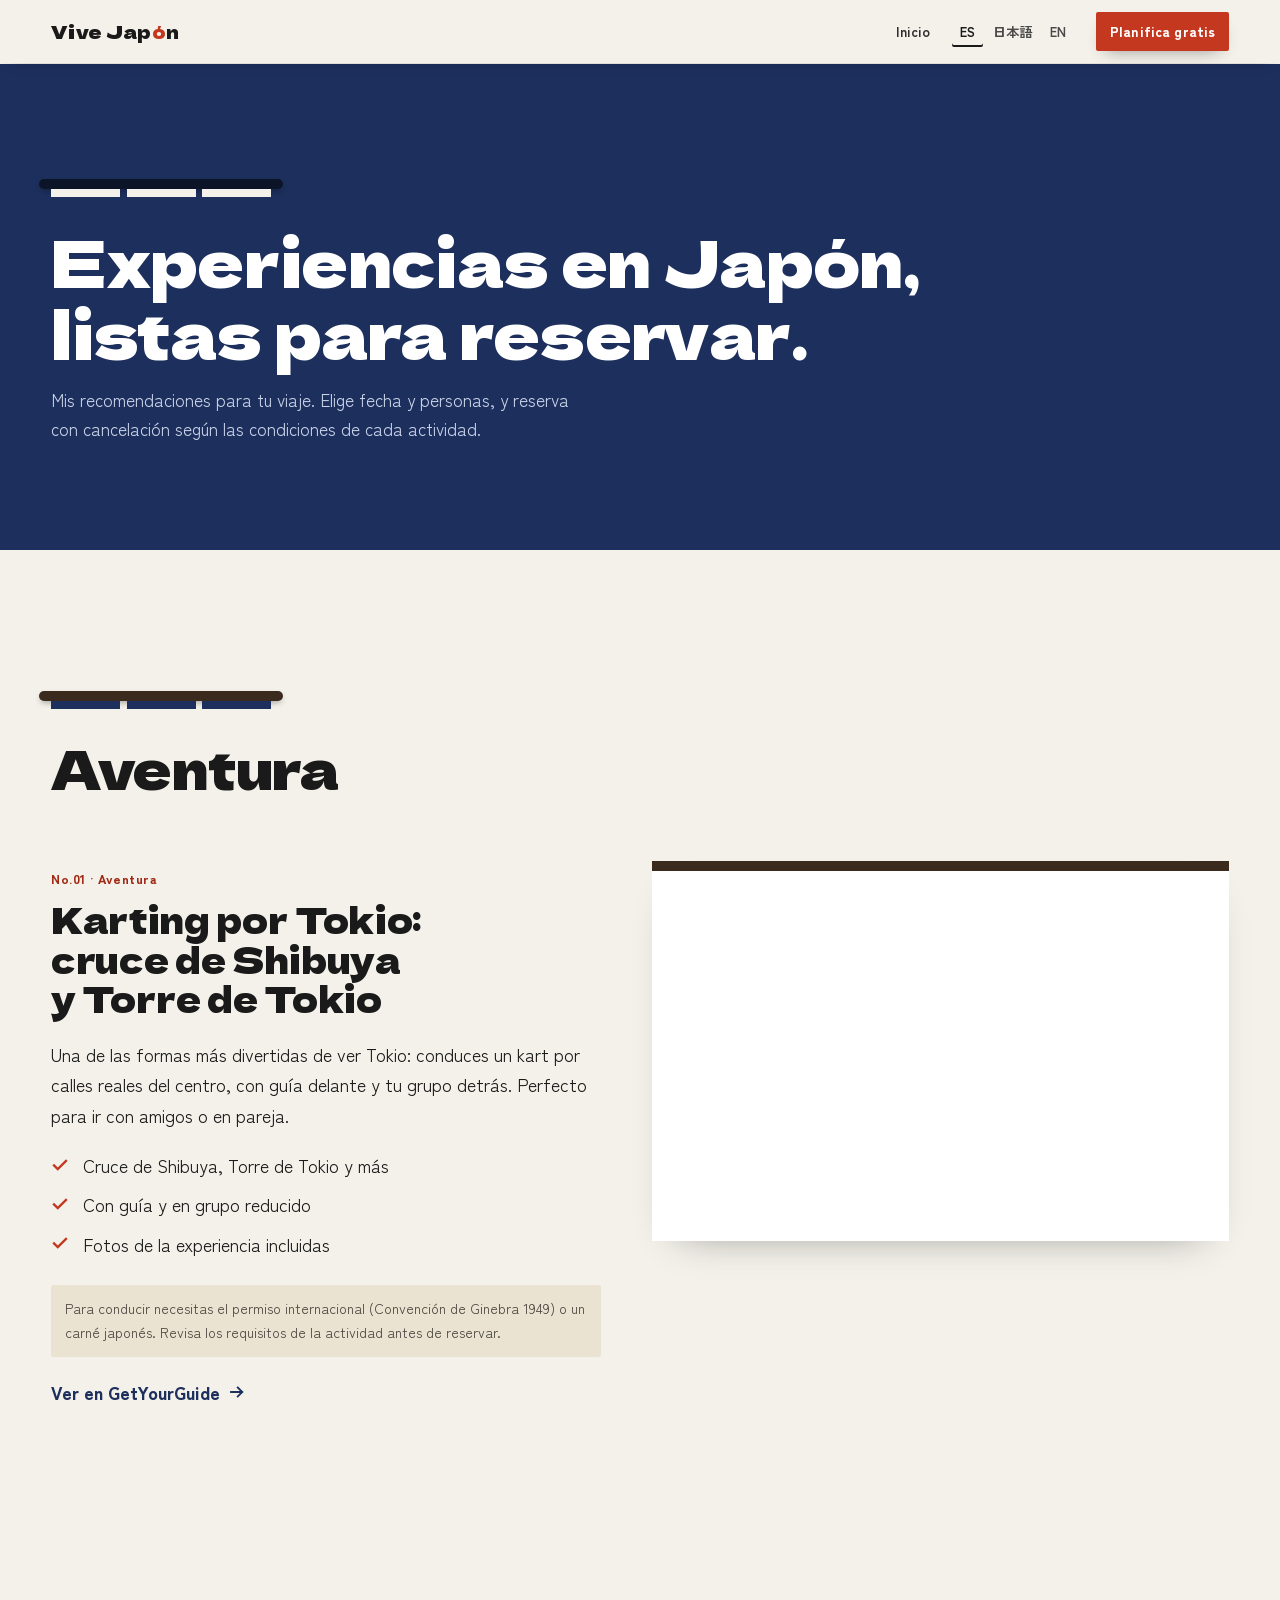
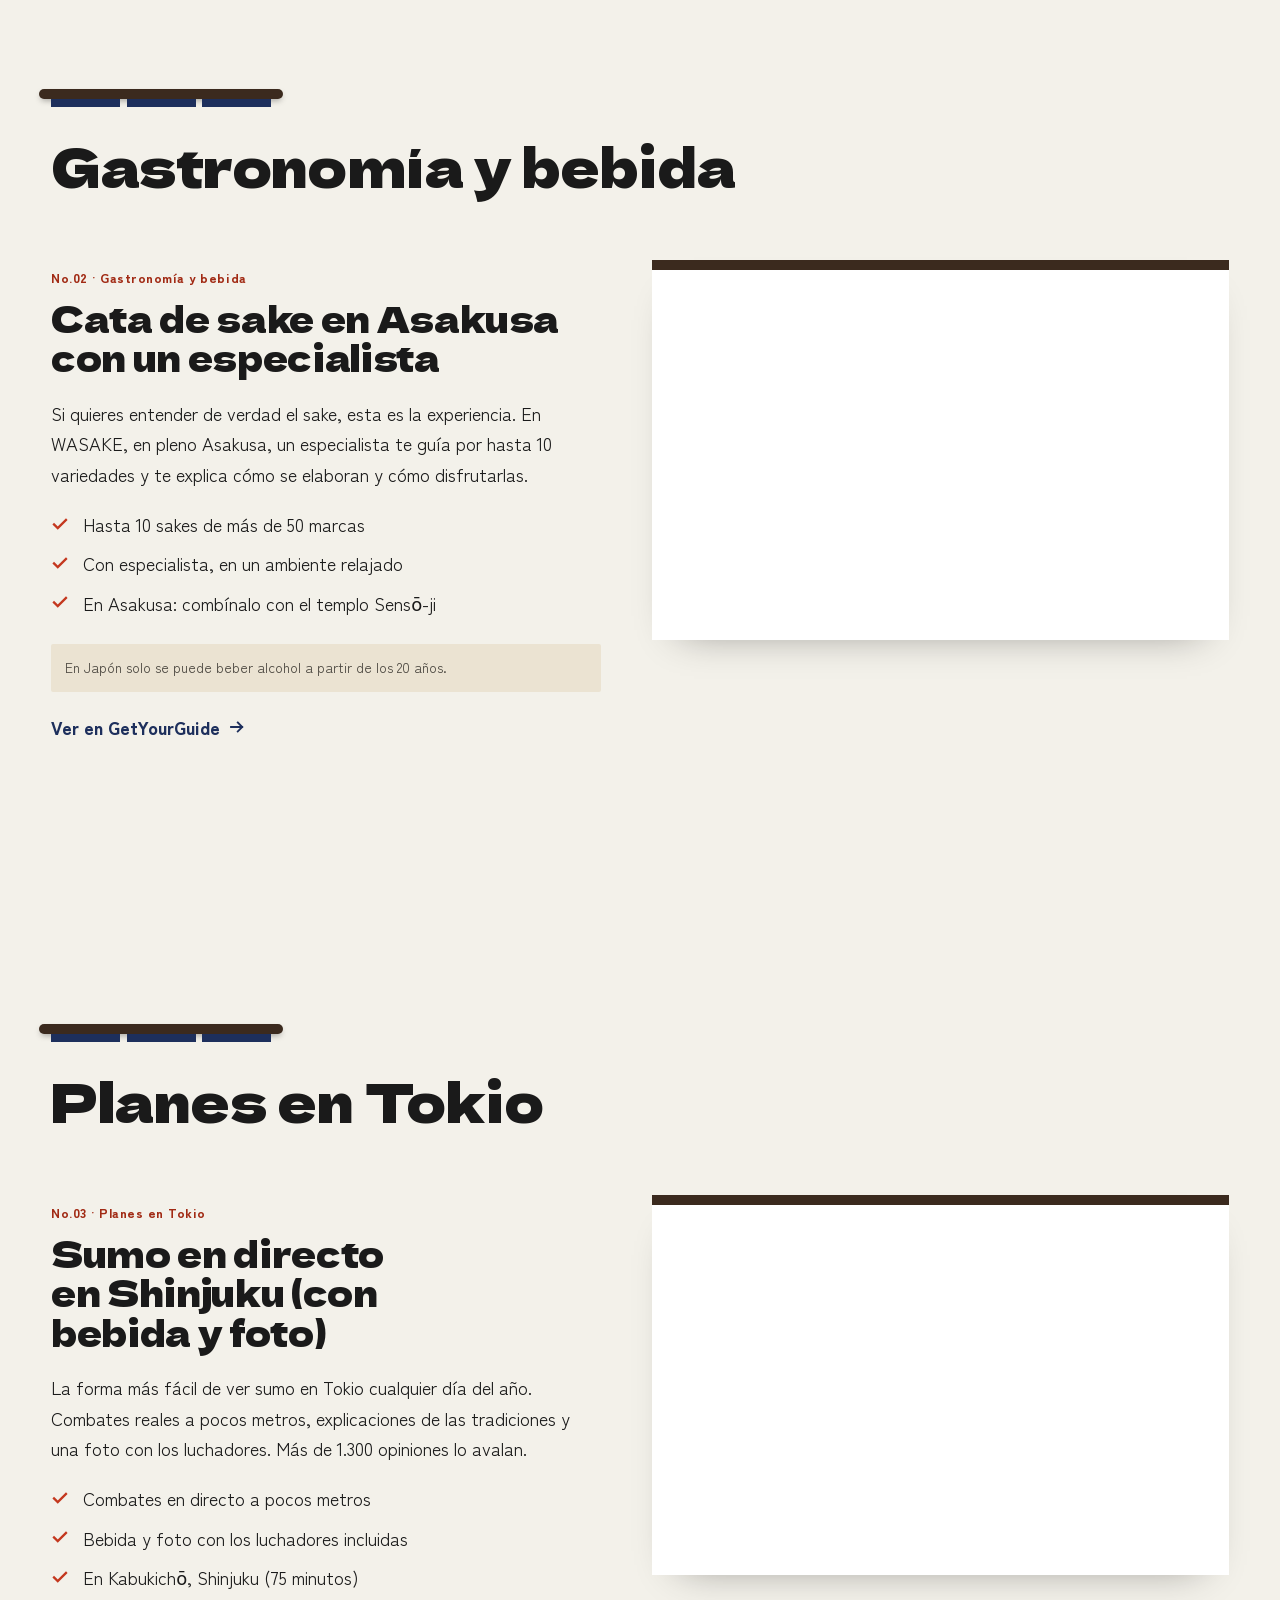
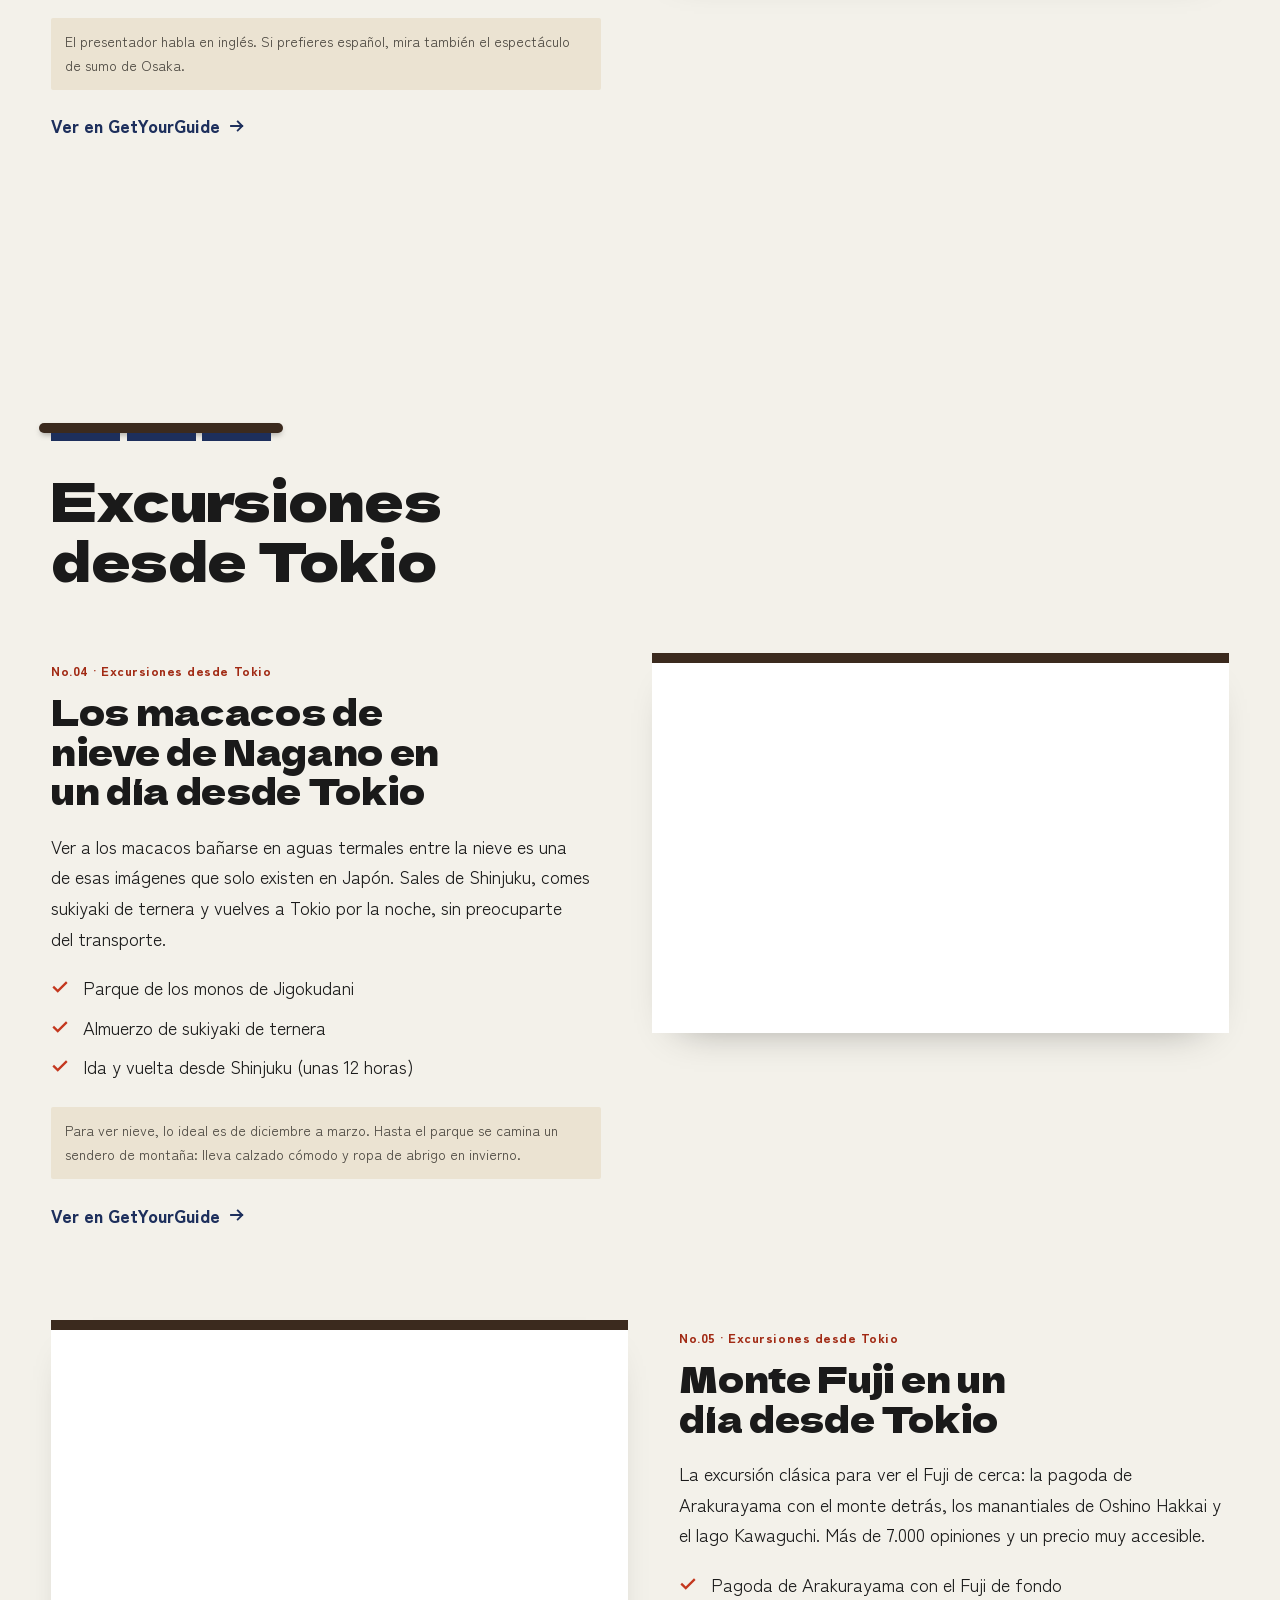
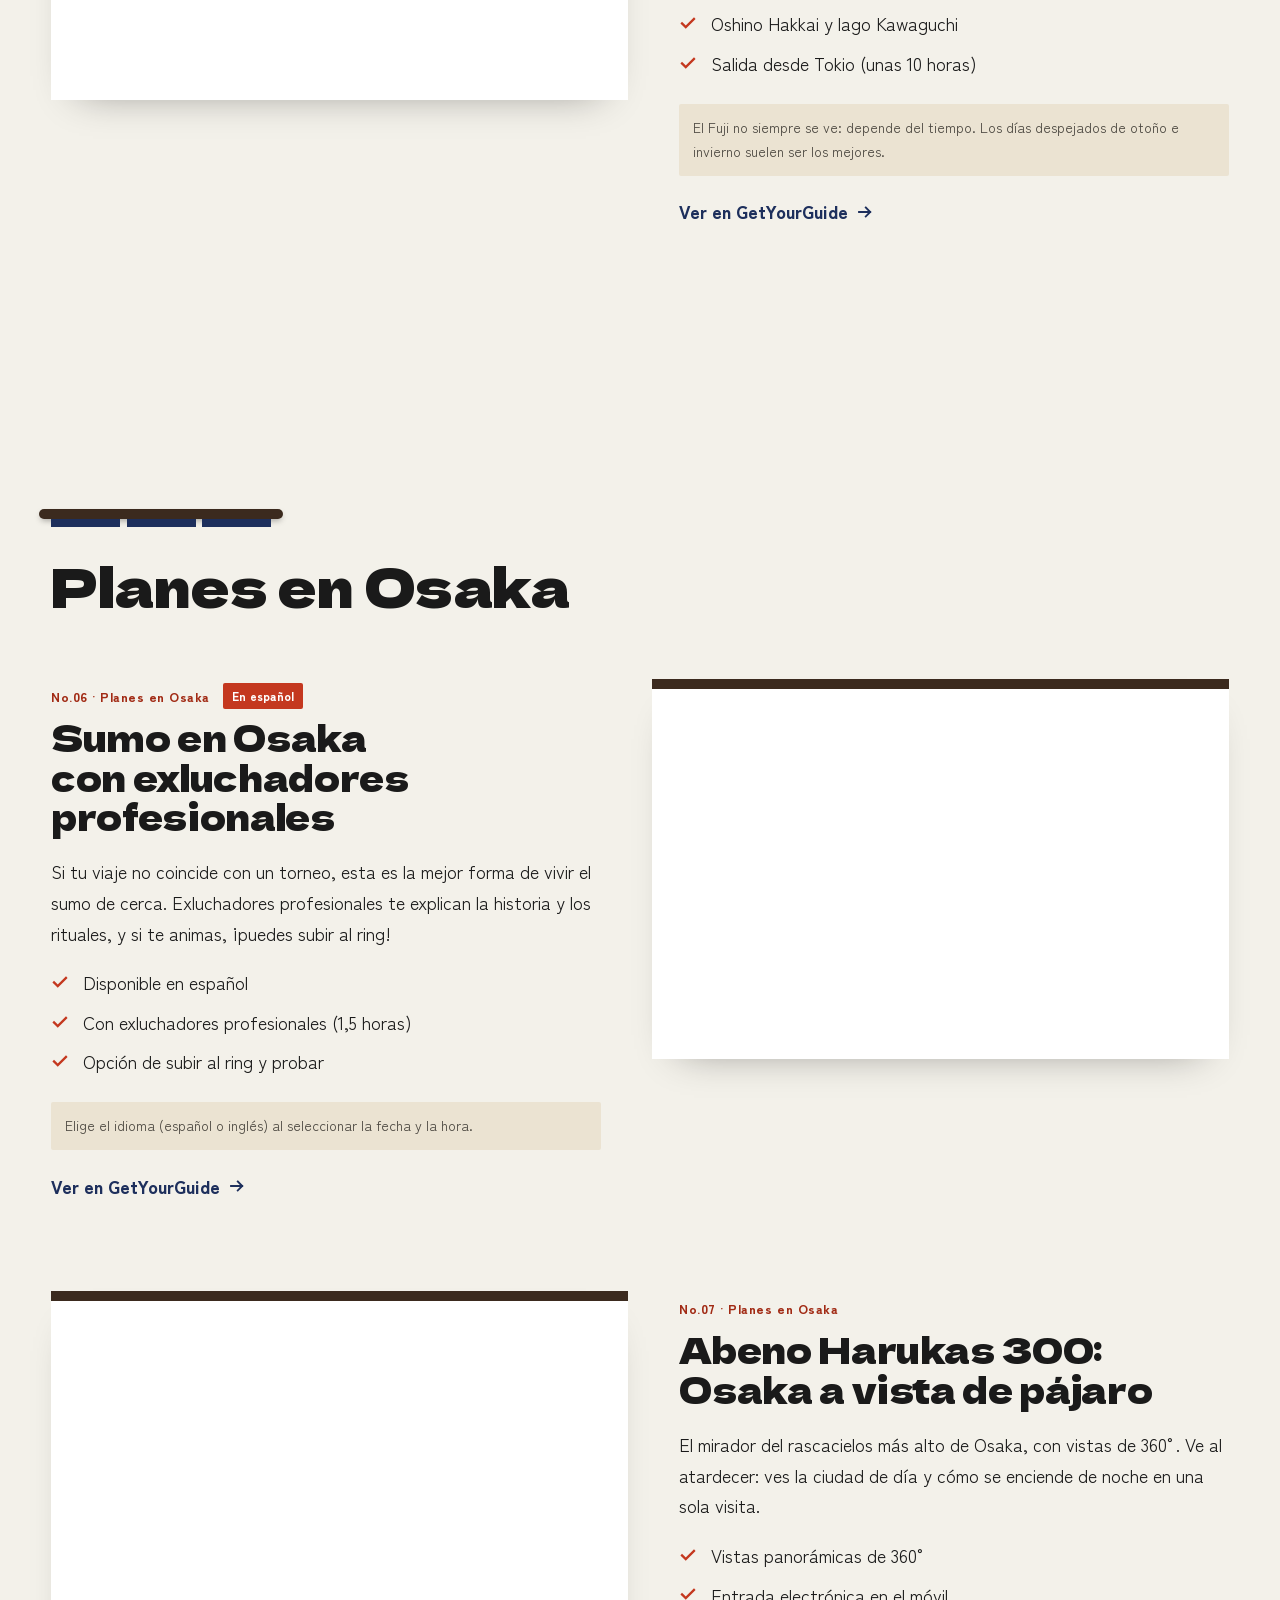
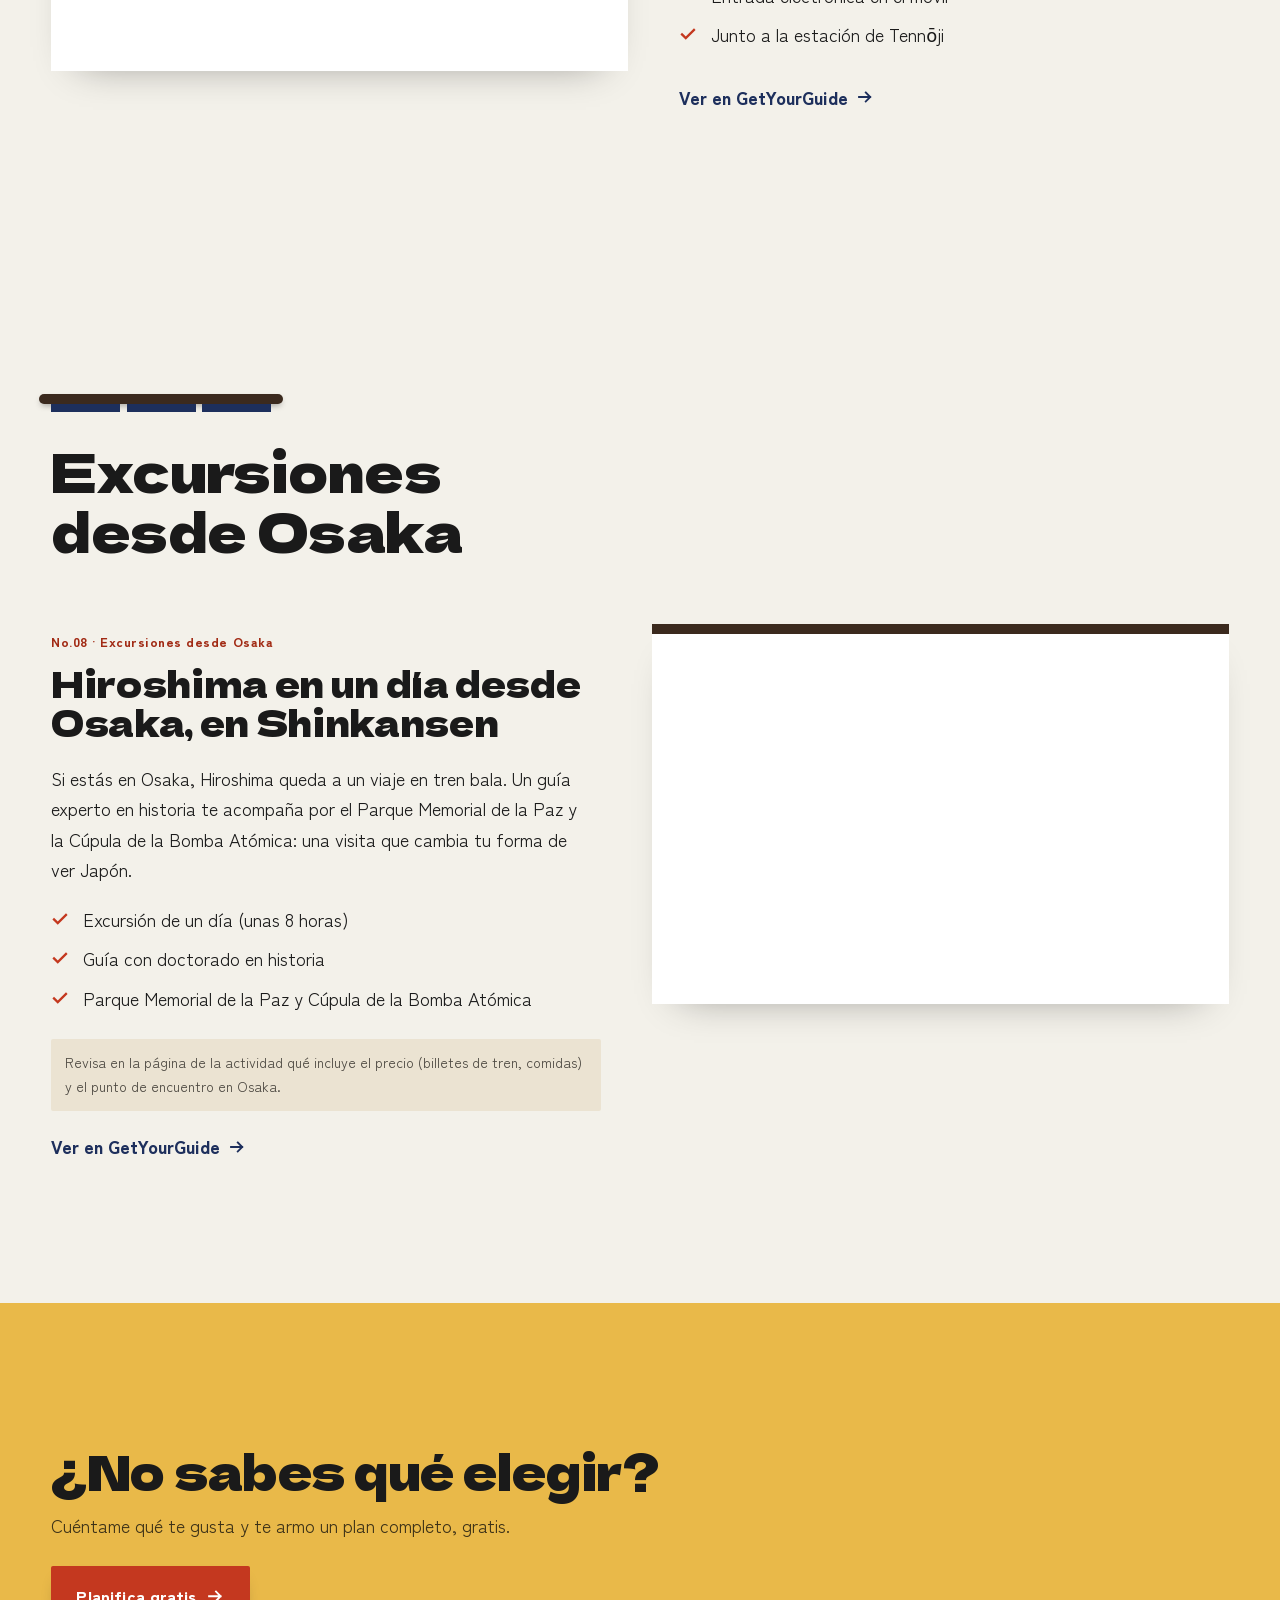
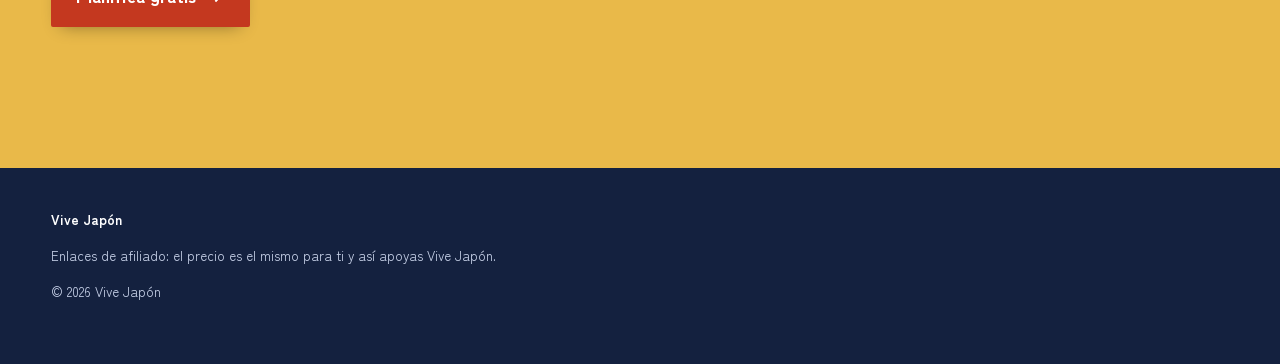
<file: experiencias/index.html>
<!doctype html>
<html lang="es">
<head>
<meta charset="utf-8">
<meta name="viewport" content="width=device-width, initial-scale=1">
<title>Experiencias en Japón para reservar · Vive Japón</title>
<meta name="description" content="Experiencias en Tokio, Osaka y más, recomendadas por Masa: reserva con fecha y precio en yenes.">
<link rel="alternate" hreflang="es" href="../experiencias/">
<link rel="alternate" hreflang="ja" href="../ja/experiencias/">
<link rel="alternate" hreflang="en" href="../en/experiencias/">
<meta property="og:title" content="Experiencias en Japón para reservar · Vive Japón">
<meta property="og:image" content="https://images.unsplash.com/photo-1587320856202-189c3b4ebf89?auto=format&fit=crop&w=1200&h=630&q=75">
<meta name="theme-color" content="#1d2f5c">
<link rel="icon" href="data:image/svg+xml,%3Csvg xmlns='http://www.w3.org/2000/svg' viewBox='0 0 64 64'%3E%3Crect width='64' height='64' fill='%231d2f5c'/%3E%3Crect x='4' y='4' width='56' height='6' fill='%233b2a1e'/%3E%3Ccircle cx='32' cy='38' r='13' fill='%23c4381f'/%3E%3C/svg%3E">
<link rel="preconnect" href="https://fonts.googleapis.com">
<link rel="preconnect" href="https://fonts.gstatic.com" crossorigin>
<link href="https://fonts.googleapis.com/css2?family=Dela+Gothic+One&family=Zen+Kaku+Gothic+New:wght@400;700;900&display=swap" rel="stylesheet">
<link rel="stylesheet" href="../assets/style.css?v=20261128g">
<!-- GetYourGuide Analytics -->
<script async defer src="https://widget.getyourguide.com/dist/pa.umd.production.min.js" data-gyg-partner-id="FKH3YYZ"></script>
<script src="../assets/main.js?v=20261128g" defer></script>
</head>
<body class="page-tours">
<svg width="0" height="0" style="position:absolute" aria-hidden="true">
  <symbol id="i-arrow" viewBox="0 0 24 24"><path d="M4 12h15M13 6l6 6-6 6" fill="none" stroke="currentColor" stroke-width="2.4" stroke-linecap="square"/></symbol>
  <symbol id="i-check" viewBox="0 0 24 24"><path d="M4 12.5l5 5L20 6.5" fill="none" stroke="currentColor" stroke-width="3" stroke-linecap="square"/></symbol>
</svg>
<header class="top is-solid">
  <a class="brand" href="../">Vive Jap<span>ó</span>n</a>
  <nav aria-label="Experiencias">
    <a class="navlink" href="../">Inicio</a>
    <div class="lang">
      <a href="../experiencias/" lang="es" aria-current="true">ES</a>
      <a href="../ja/experiencias/" lang="ja">日本語</a>
      <a href="../en/experiencias/" lang="en">EN</a>
    </div>
    <a class="btn btn-shu btn-sm mini-cta" href="../plan/">Planifica gratis</a>
  </nav>
</header>
<main id="main">
<section class="tours-hero on-ai">
  <div class="wrap">
    <div class="noren head-noren" data-hang aria-hidden="true"><span></span><span></span><span></span></div>
    <h1>Experiencias en Japón, listas para reservar.</h1>
    <p>Mis recomendaciones para tu viaje. Elige fecha y personas, y reserva con cancelación según las condiciones de cada actividad.</p>
  </div>
</section>
<section class="sec tour-cat" id="aventura">
  <div class="wrap">
    <div class="sec-head fade"><div class="noren head-noren" data-hang aria-hidden="true"><span></span><span></span><span></span></div><h2>Aventura</h2></div>
    <div class="tours">
      <article class="tour">
        <div class="tour-copy fade">
          <span class="tag">No.01 · Aventura</span>
          <h3>Karting por Tokio: cruce de Shibuya y Torre de Tokio</h3>
          <p>Una de las formas más divertidas de ver Tokio: conduces un kart por calles reales del centro, con guía delante y tu grupo detrás. Perfecto para ir con amigos o en pareja.</p>
          <ul class="ticks"><li><svg aria-hidden="true"><use href="#i-check"/></svg>Cruce de Shibuya, Torre de Tokio y más</li><li><svg aria-hidden="true"><use href="#i-check"/></svg>Con guía y en grupo reducido</li><li><svg aria-hidden="true"><use href="#i-check"/></svg>Fotos de la experiencia incluidas</li></ul>
          <p class="tour-note">Para conducir necesitas el permiso internacional (Convención de Ginebra 1949) o un carné japonés. Revisa los requisitos de la actividad antes de reservar.</p>
          <a class="tour-link" href="https://gyg.me/d5FTM6En" target="_blank" rel="sponsored noopener">Ver en GetYourGuide <svg aria-hidden="true"><use href="#i-arrow"/></svg></a>
        </div>
        <div class="tour-widget"><div class="gyg" data-gyg-href="https://widget.getyourguide.com/default/availability.frame" data-gyg-tour-id="873166" data-gyg-locale-code="es-ES" data-gyg-currency="JPY" data-gyg-widget="availability" data-gyg-partner-id="FKH3YYZ"></div></div>
      </article>
    </div>
  </div>
</section>
<section class="sec tour-cat" id="gastronomia">
  <div class="wrap">
    <div class="sec-head fade"><div class="noren head-noren" data-hang aria-hidden="true"><span></span><span></span><span></span></div><h2>Gastronomía y bebida</h2></div>
    <div class="tours">
      <article class="tour">
        <div class="tour-copy fade">
          <span class="tag">No.02 · Gastronomía y bebida</span>
          <h3>Cata de sake en Asakusa con un especialista</h3>
          <p>Si quieres entender de verdad el sake, esta es la experiencia. En WASAKE, en pleno Asakusa, un especialista te guía por hasta 10 variedades y te explica cómo se elaboran y cómo disfrutarlas.</p>
          <ul class="ticks"><li><svg aria-hidden="true"><use href="#i-check"/></svg>Hasta 10 sakes de más de 50 marcas</li><li><svg aria-hidden="true"><use href="#i-check"/></svg>Con especialista, en un ambiente relajado</li><li><svg aria-hidden="true"><use href="#i-check"/></svg>En Asakusa: combínalo con el templo Sensō-ji</li></ul>
          <p class="tour-note">En Japón solo se puede beber alcohol a partir de los 20 años.</p>
          <a class="tour-link" href="https://gyg.me/eQ5mTrHC" target="_blank" rel="sponsored noopener">Ver en GetYourGuide <svg aria-hidden="true"><use href="#i-arrow"/></svg></a>
        </div>
        <div class="tour-widget"><div class="gyg" data-gyg-href="https://widget.getyourguide.com/default/availability.frame" data-gyg-tour-id="927754" data-gyg-locale-code="es-ES" data-gyg-currency="JPY" data-gyg-widget="availability" data-gyg-partner-id="FKH3YYZ"></div></div>
      </article>
    </div>
  </div>
</section>
<section class="sec tour-cat" id="en-tokio">
  <div class="wrap">
    <div class="sec-head fade"><div class="noren head-noren" data-hang aria-hidden="true"><span></span><span></span><span></span></div><h2>Planes en Tokio</h2></div>
    <div class="tours">
      <article class="tour">
        <div class="tour-copy fade">
          <span class="tag">No.03 · Planes en Tokio</span>
          <h3>Sumo en directo en Shinjuku (con bebida y foto)</h3>
          <p>La forma más fácil de ver sumo en Tokio cualquier día del año. Combates reales a pocos metros, explicaciones de las tradiciones y una foto con los luchadores. Más de 1.300 opiniones lo avalan.</p>
          <ul class="ticks"><li><svg aria-hidden="true"><use href="#i-check"/></svg>Combates en directo a pocos metros</li><li><svg aria-hidden="true"><use href="#i-check"/></svg>Bebida y foto con los luchadores incluidas</li><li><svg aria-hidden="true"><use href="#i-check"/></svg>En Kabukichō, Shinjuku (75 minutos)</li></ul>
          <p class="tour-note">El presentador habla en inglés. Si prefieres español, mira también el espectáculo de sumo de Osaka.</p>
          <a class="tour-link" href="https://gyg.me/BY8zFmGX" target="_blank" rel="sponsored noopener">Ver en GetYourGuide <svg aria-hidden="true"><use href="#i-arrow"/></svg></a>
        </div>
        <div class="tour-widget"><div class="gyg" data-gyg-href="https://widget.getyourguide.com/default/availability.frame" data-gyg-tour-id="1468531" data-gyg-locale-code="es-ES" data-gyg-currency="JPY" data-gyg-widget="availability" data-gyg-partner-id="FKH3YYZ"></div></div>
      </article>
    </div>
  </div>
</section>
<section class="sec tour-cat" id="desde-tokio">
  <div class="wrap">
    <div class="sec-head fade"><div class="noren head-noren" data-hang aria-hidden="true"><span></span><span></span><span></span></div><h2>Excursiones desde Tokio</h2></div>
    <div class="tours">
      <article class="tour">
        <div class="tour-copy fade">
          <span class="tag">No.04 · Excursiones desde Tokio</span>
          <h3>Los macacos de nieve de Nagano en un día desde Tokio</h3>
          <p>Ver a los macacos bañarse en aguas termales entre la nieve es una de esas imágenes que solo existen en Japón. Sales de Shinjuku, comes sukiyaki de ternera y vuelves a Tokio por la noche, sin preocuparte del transporte.</p>
          <ul class="ticks"><li><svg aria-hidden="true"><use href="#i-check"/></svg>Parque de los monos de Jigokudani</li><li><svg aria-hidden="true"><use href="#i-check"/></svg>Almuerzo de sukiyaki de ternera</li><li><svg aria-hidden="true"><use href="#i-check"/></svg>Ida y vuelta desde Shinjuku (unas 12 horas)</li></ul>
          <p class="tour-note">Para ver nieve, lo ideal es de diciembre a marzo. Hasta el parque se camina un sendero de montaña: lleva calzado cómodo y ropa de abrigo en invierno.</p>
          <a class="tour-link" href="https://gyg.me/GDWQ0nve" target="_blank" rel="sponsored noopener">Ver en GetYourGuide <svg aria-hidden="true"><use href="#i-arrow"/></svg></a>
        </div>
        <div class="tour-widget"><div class="gyg" data-gyg-href="https://widget.getyourguide.com/default/availability.frame" data-gyg-tour-id="1378316" data-gyg-locale-code="es-ES" data-gyg-currency="JPY" data-gyg-widget="availability" data-gyg-partner-id="FKH3YYZ"></div></div>
      </article>
      <article class="tour">
        <div class="tour-copy fade">
          <span class="tag">No.05 · Excursiones desde Tokio</span>
          <h3>Monte Fuji en un día desde Tokio</h3>
          <p>La excursión clásica para ver el Fuji de cerca: la pagoda de Arakurayama con el monte detrás, los manantiales de Oshino Hakkai y el lago Kawaguchi. Más de 7.000 opiniones y un precio muy accesible.</p>
          <ul class="ticks"><li><svg aria-hidden="true"><use href="#i-check"/></svg>Pagoda de Arakurayama con el Fuji de fondo</li><li><svg aria-hidden="true"><use href="#i-check"/></svg>Oshino Hakkai y lago Kawaguchi</li><li><svg aria-hidden="true"><use href="#i-check"/></svg>Salida desde Tokio (unas 10 horas)</li></ul>
          <p class="tour-note">El Fuji no siempre se ve: depende del tiempo. Los días despejados de otoño e invierno suelen ser los mejores.</p>
          <a class="tour-link" href="https://gyg.me/SO6AEp3m" target="_blank" rel="sponsored noopener">Ver en GetYourGuide <svg aria-hidden="true"><use href="#i-arrow"/></svg></a>
        </div>
        <div class="tour-widget"><div class="gyg" data-gyg-href="https://widget.getyourguide.com/default/availability.frame" data-gyg-tour-id="989591" data-gyg-locale-code="es-ES" data-gyg-currency="JPY" data-gyg-widget="availability" data-gyg-partner-id="FKH3YYZ"></div></div>
      </article>
    </div>
  </div>
</section>
<section class="sec tour-cat" id="en-osaka">
  <div class="wrap">
    <div class="sec-head fade"><div class="noren head-noren" data-hang aria-hidden="true"><span></span><span></span><span></span></div><h2>Planes en Osaka</h2></div>
    <div class="tours">
      <article class="tour">
        <div class="tour-copy fade">
          <span class="tag">No.06 · Planes en Osaka</span> <span class="es-badge">En español</span>
          <h3>Sumo en Osaka con exluchadores profesionales</h3>
          <p>Si tu viaje no coincide con un torneo, esta es la mejor forma de vivir el sumo de cerca. Exluchadores profesionales te explican la historia y los rituales, y si te animas, ¡puedes subir al ring!</p>
          <ul class="ticks"><li><svg aria-hidden="true"><use href="#i-check"/></svg>Disponible en español</li><li><svg aria-hidden="true"><use href="#i-check"/></svg>Con exluchadores profesionales (1,5 horas)</li><li><svg aria-hidden="true"><use href="#i-check"/></svg>Opción de subir al ring y probar</li></ul>
          <p class="tour-note">Elige el idioma (español o inglés) al seleccionar la fecha y la hora.</p>
          <a class="tour-link" href="https://gyg.me/DQ9iFKHi" target="_blank" rel="sponsored noopener">Ver en GetYourGuide <svg aria-hidden="true"><use href="#i-arrow"/></svg></a>
        </div>
        <div class="tour-widget"><div class="gyg" data-gyg-href="https://widget.getyourguide.com/default/availability.frame" data-gyg-tour-id="1430490" data-gyg-locale-code="es-ES" data-gyg-currency="JPY" data-gyg-widget="availability" data-gyg-partner-id="FKH3YYZ"></div></div>
      </article>
      <article class="tour">
        <div class="tour-copy fade">
          <span class="tag">No.07 · Planes en Osaka</span>
          <h3>Abeno Harukas 300: Osaka a vista de pájaro</h3>
          <p>El mirador del rascacielos más alto de Osaka, con vistas de 360°. Ve al atardecer: ves la ciudad de día y cómo se enciende de noche en una sola visita.</p>
          <ul class="ticks"><li><svg aria-hidden="true"><use href="#i-check"/></svg>Vistas panorámicas de 360°</li><li><svg aria-hidden="true"><use href="#i-check"/></svg>Entrada electrónica en el móvil</li><li><svg aria-hidden="true"><use href="#i-check"/></svg>Junto a la estación de Tennōji</li></ul>
          
          <a class="tour-link" href="https://gyg.me/gDllt37v" target="_blank" rel="sponsored noopener">Ver en GetYourGuide <svg aria-hidden="true"><use href="#i-arrow"/></svg></a>
        </div>
        <div class="tour-widget"><div class="gyg" data-gyg-href="https://widget.getyourguide.com/default/availability.frame" data-gyg-tour-id="556505" data-gyg-locale-code="es-ES" data-gyg-currency="JPY" data-gyg-widget="availability" data-gyg-partner-id="FKH3YYZ"></div></div>
      </article>
    </div>
  </div>
</section>
<section class="sec tour-cat" id="desde-osaka">
  <div class="wrap">
    <div class="sec-head fade"><div class="noren head-noren" data-hang aria-hidden="true"><span></span><span></span><span></span></div><h2>Excursiones desde Osaka</h2></div>
    <div class="tours">
      <article class="tour">
        <div class="tour-copy fade">
          <span class="tag">No.08 · Excursiones desde Osaka</span>
          <h3>Hiroshima en un día desde Osaka, en Shinkansen</h3>
          <p>Si estás en Osaka, Hiroshima queda a un viaje en tren bala. Un guía experto en historia te acompaña por el Parque Memorial de la Paz y la Cúpula de la Bomba Atómica: una visita que cambia tu forma de ver Japón.</p>
          <ul class="ticks"><li><svg aria-hidden="true"><use href="#i-check"/></svg>Excursión de un día (unas 8 horas)</li><li><svg aria-hidden="true"><use href="#i-check"/></svg>Guía con doctorado en historia</li><li><svg aria-hidden="true"><use href="#i-check"/></svg>Parque Memorial de la Paz y Cúpula de la Bomba Atómica</li></ul>
          <p class="tour-note">Revisa en la página de la actividad qué incluye el precio (billetes de tren, comidas) y el punto de encuentro en Osaka.</p>
          <a class="tour-link" href="https://gyg.me/quyy1nMG" target="_blank" rel="sponsored noopener">Ver en GetYourGuide <svg aria-hidden="true"><use href="#i-arrow"/></svg></a>
        </div>
        <div class="tour-widget"><div class="gyg" data-gyg-href="https://widget.getyourguide.com/default/availability.frame" data-gyg-tour-id="1125934" data-gyg-locale-code="es-ES" data-gyg-currency="JPY" data-gyg-widget="availability" data-gyg-partner-id="FKH3YYZ"></div></div>
      </article>
    </div>
  </div>
</section>
<section class="sec on-kincha tours-cta">
  <div class="wrap">
    <h2 class="fade">¿No sabes qué elegir?</h2>
    <p class="fade">Cuéntame qué te gusta y te armo un plan completo, gratis.</p>
    <a class="btn btn-shu fade" href="../plan/">Planifica gratis <svg aria-hidden="true"><use href="#i-arrow"/></svg></a>
  </div>
</section>
</main>
<footer>
  <div class="wrap">
    <p><strong style="color:#fff">Vive Japón</strong></p>
    <p>Enlaces de afiliado: el precio es el mismo para ti y así apoyas Vive Japón.</p>
    <p>© 2026 Vive Japón</p>
  </div>
</footer>
</body>
</html>
</file>
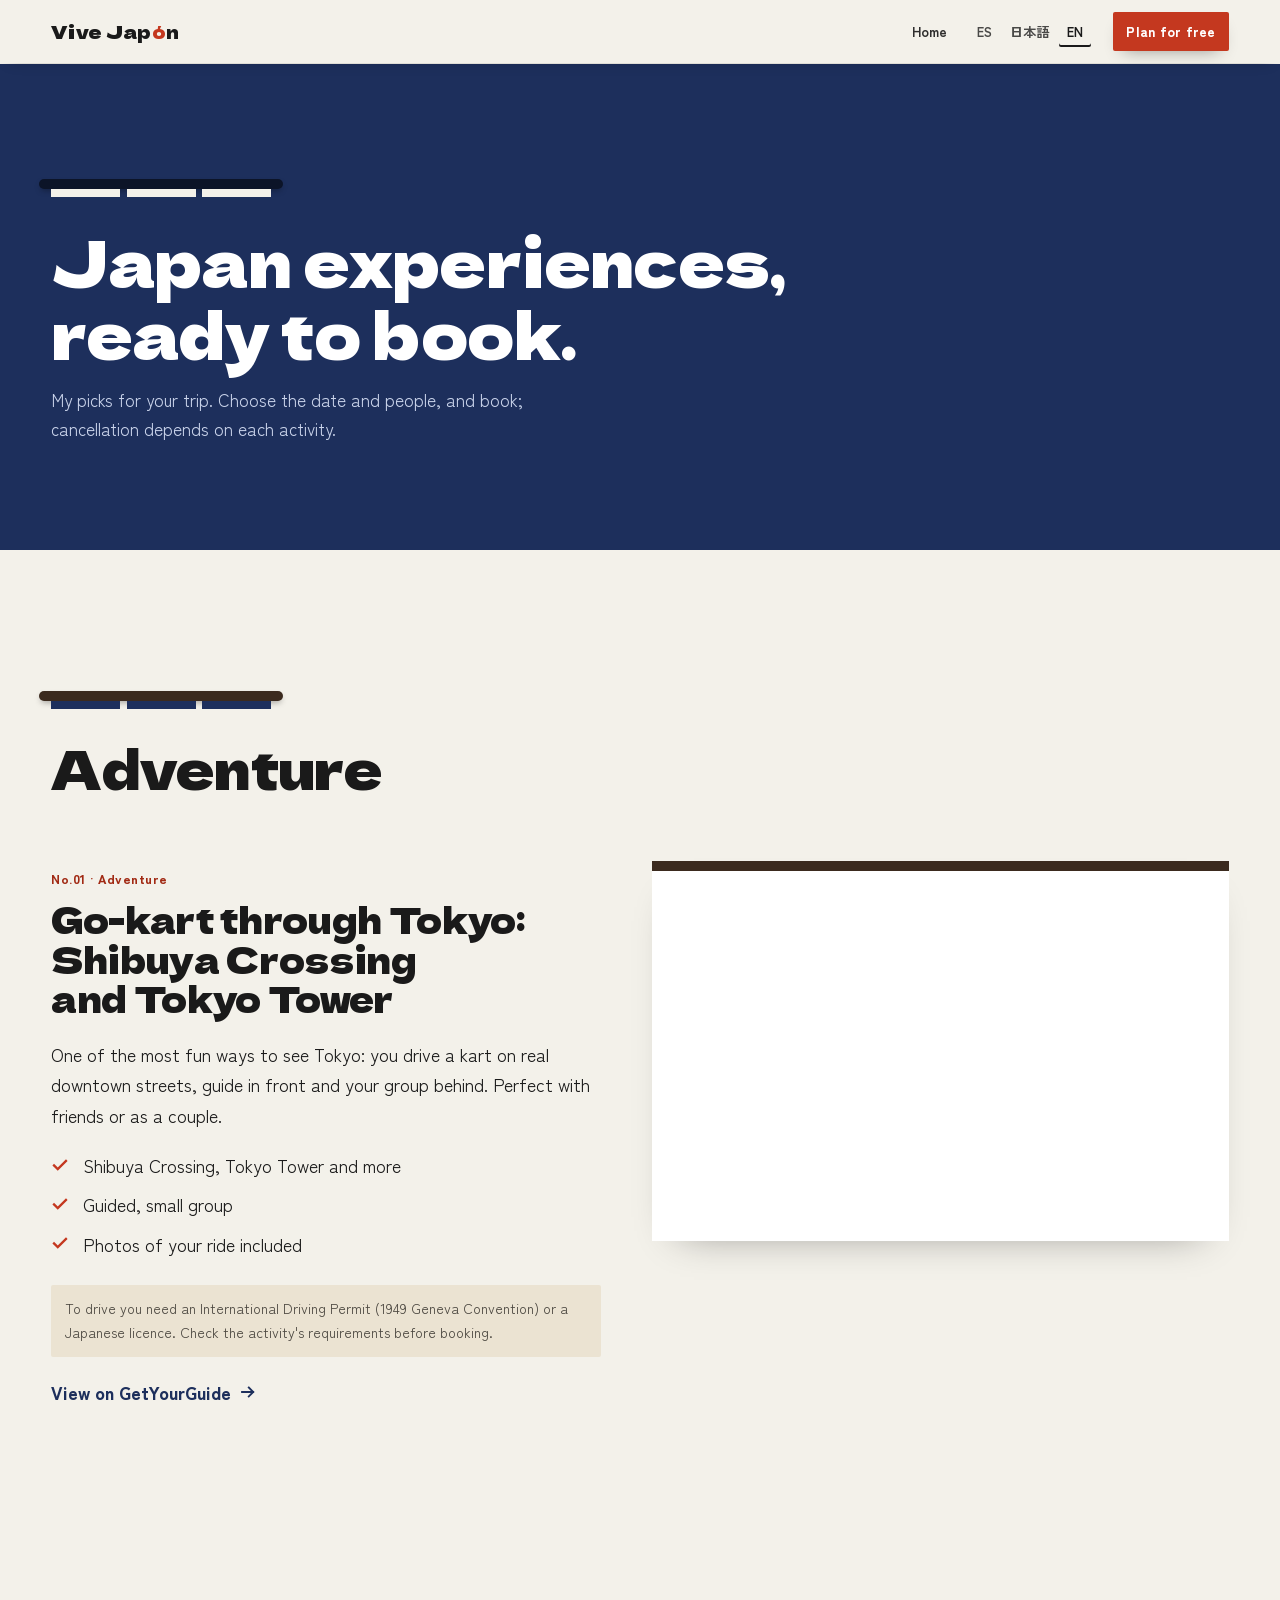
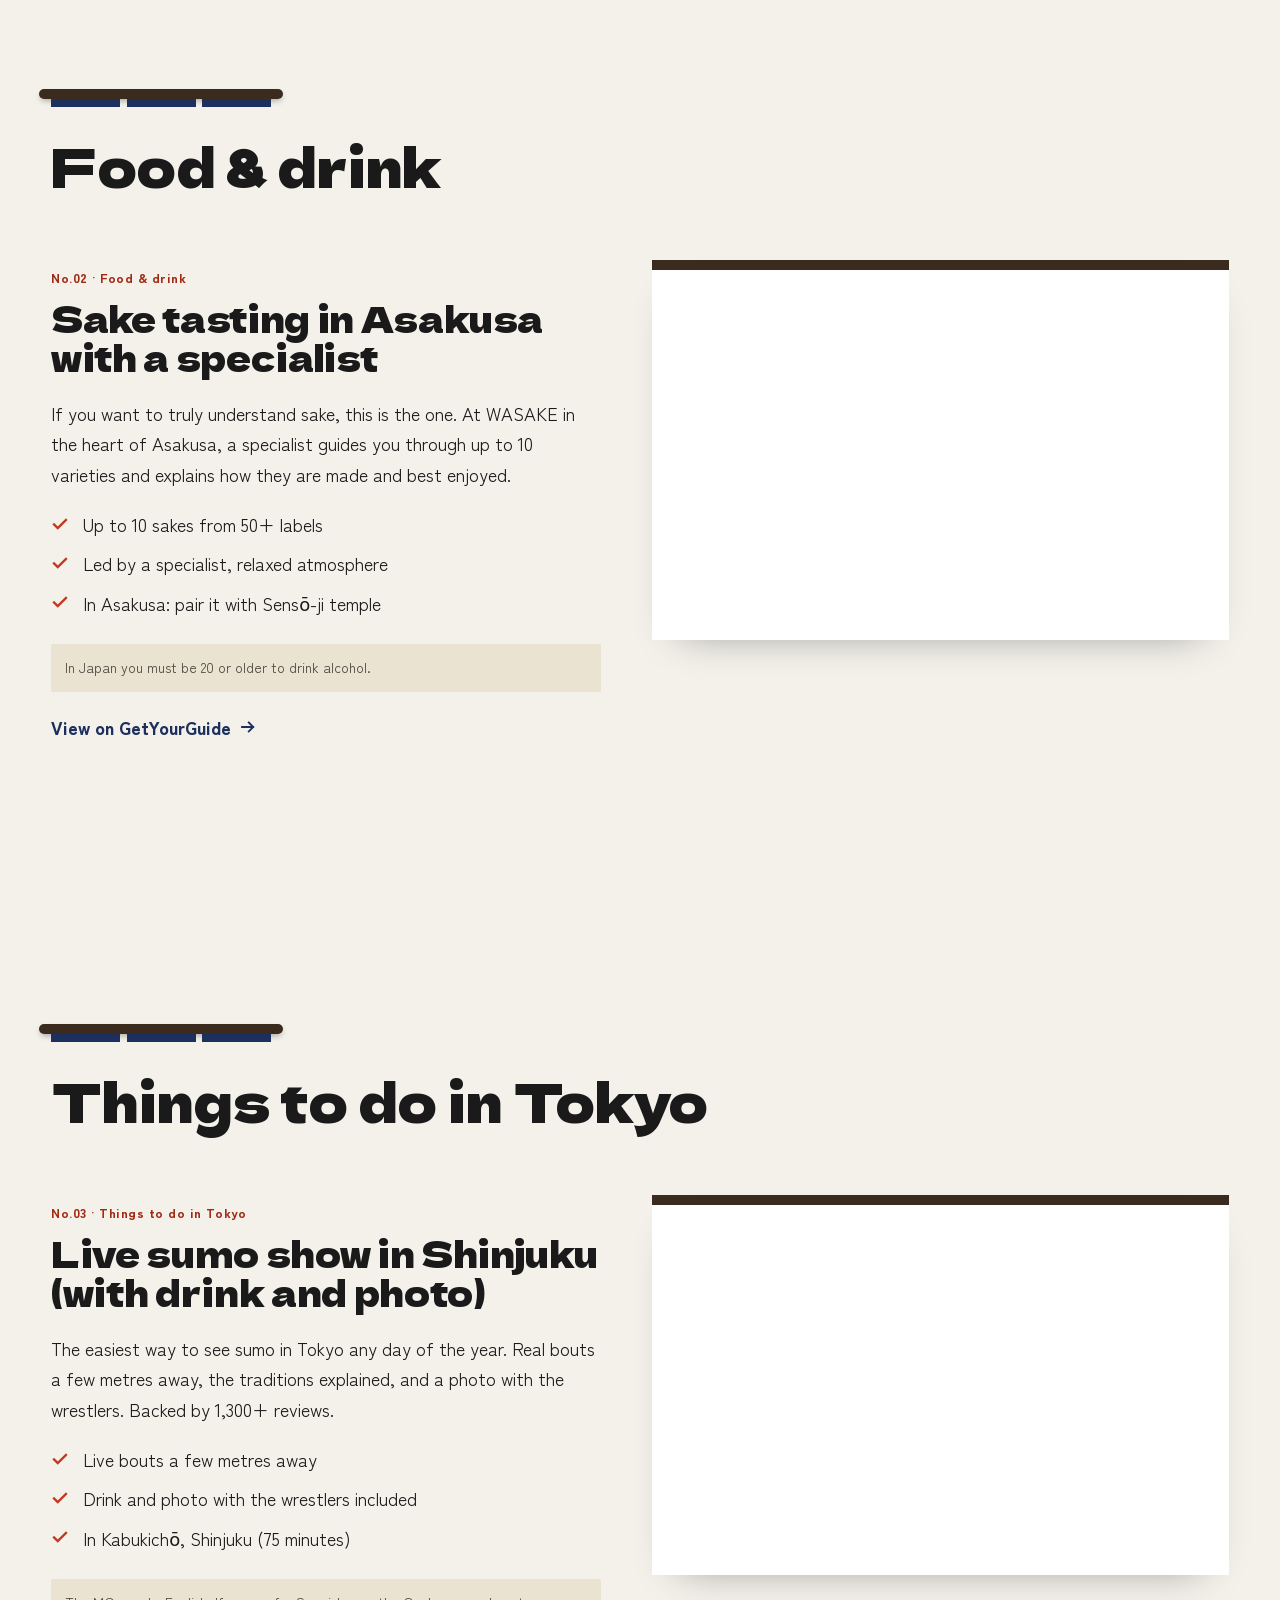
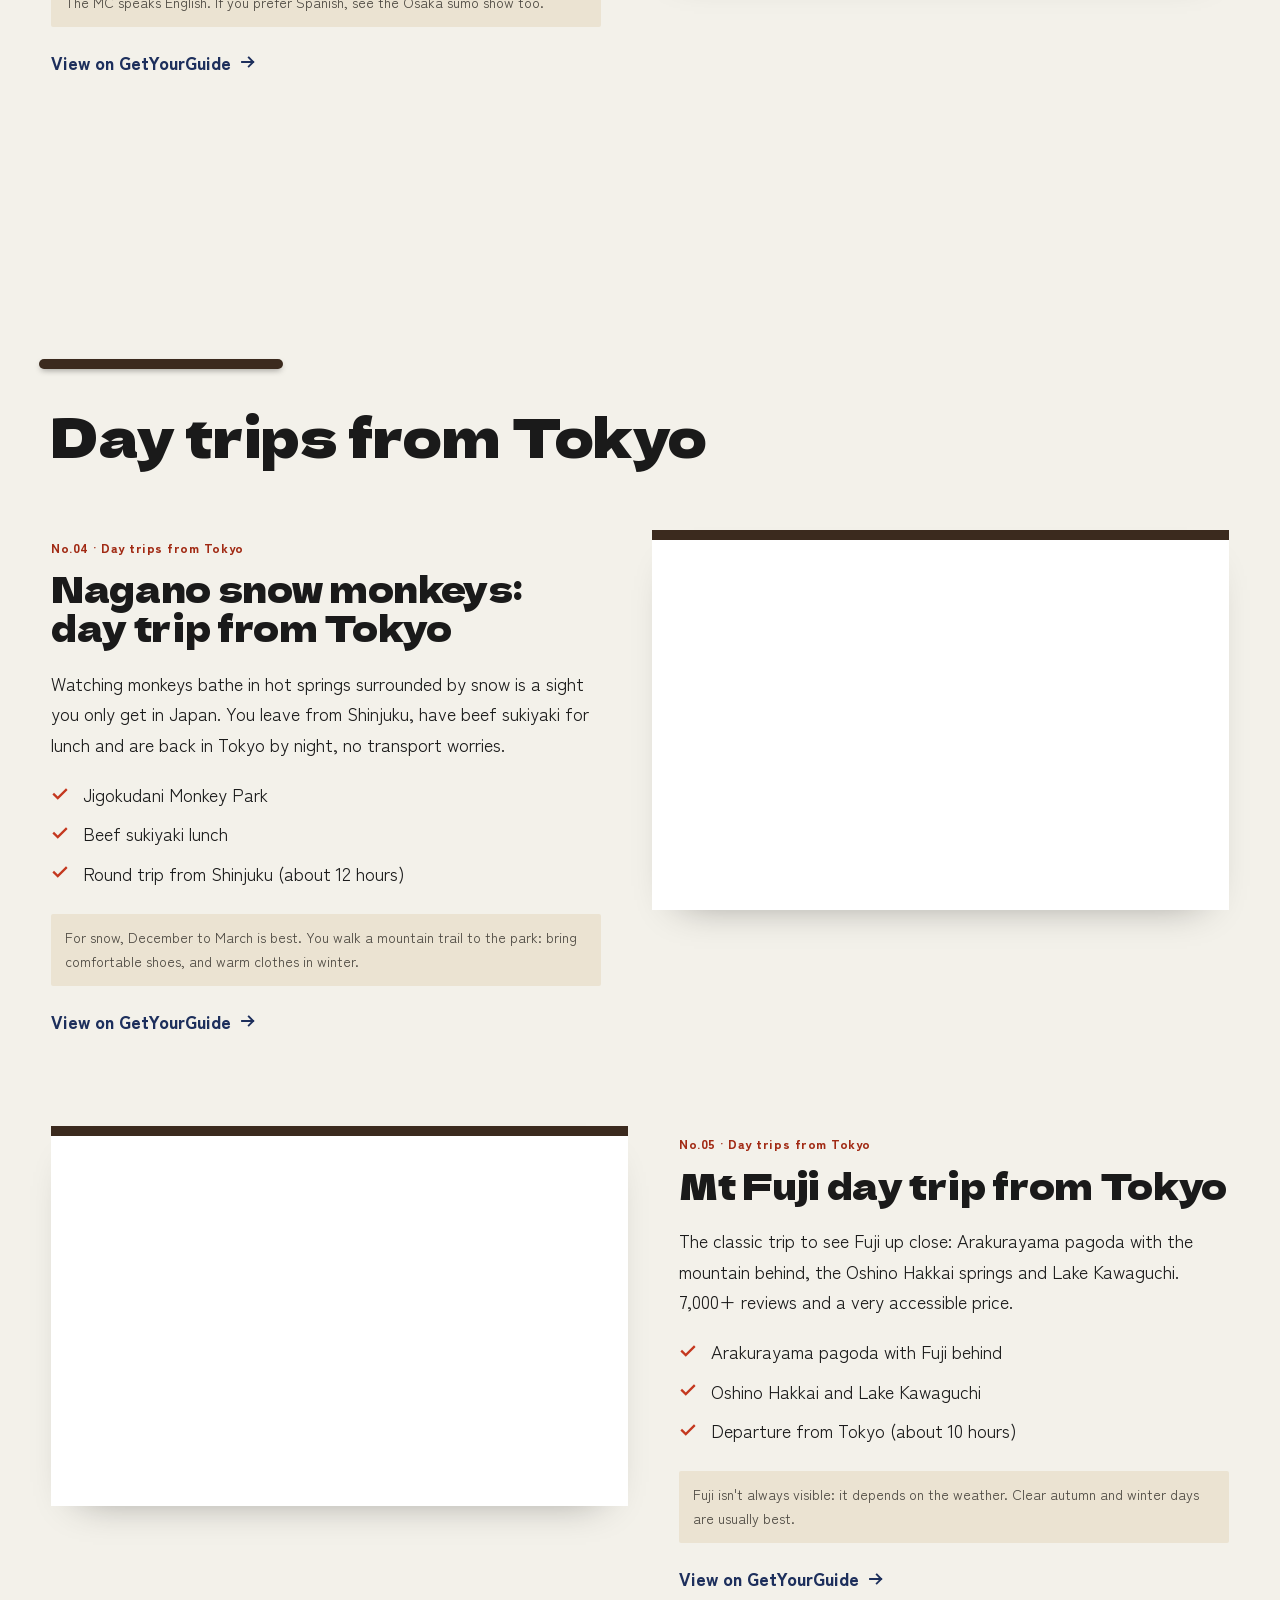
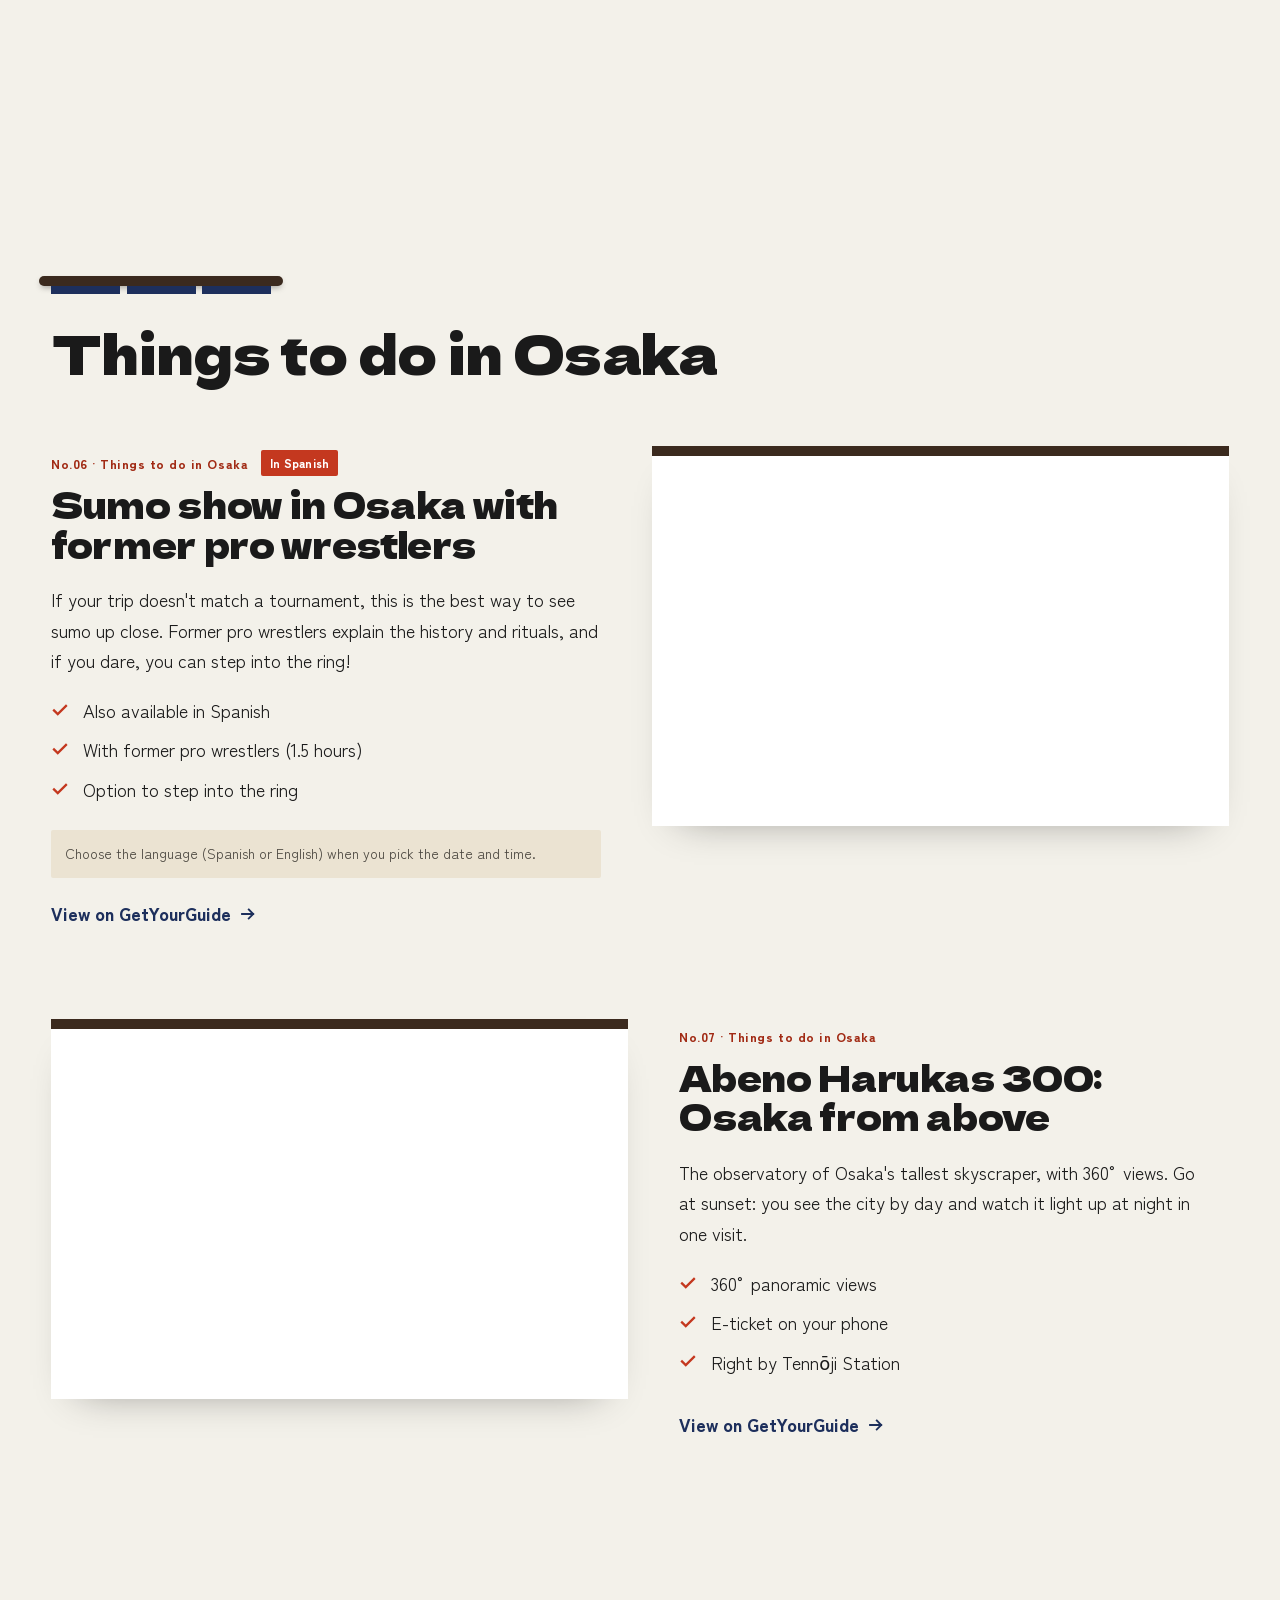
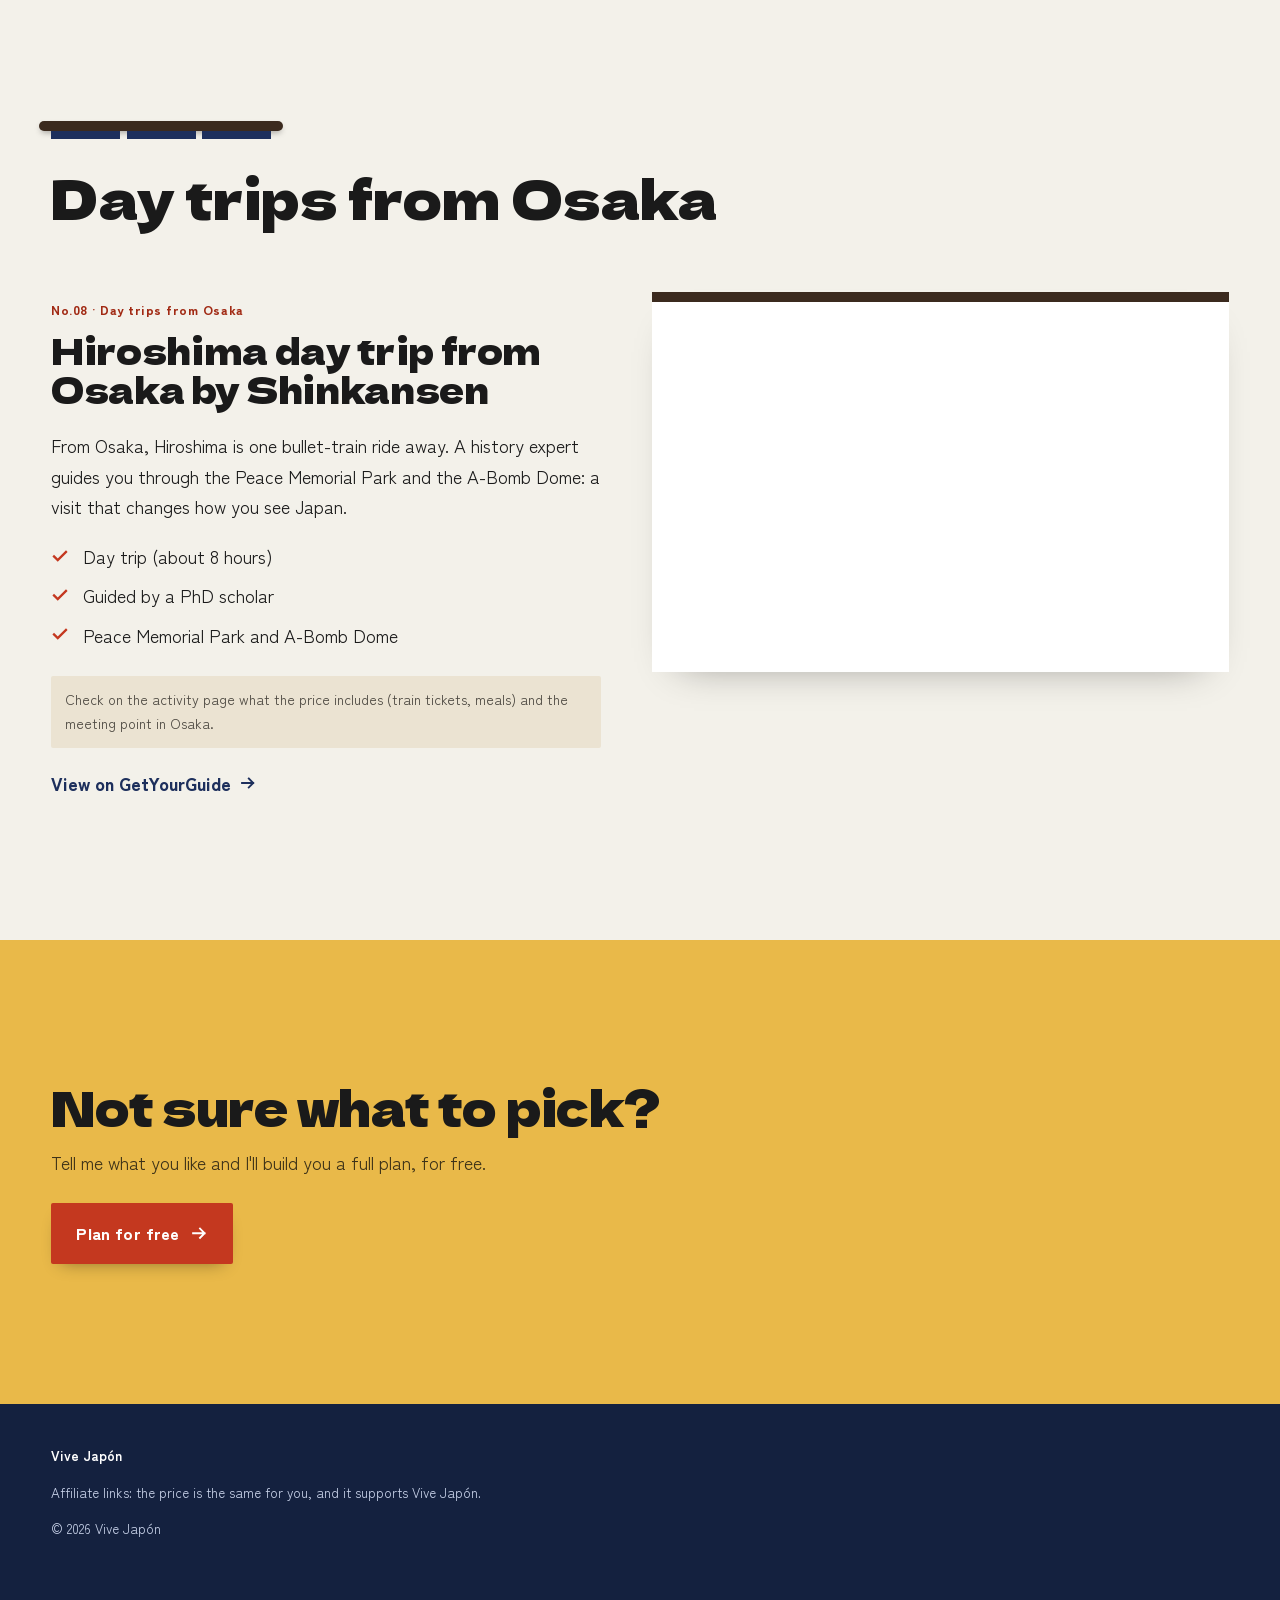
<file: en/experiencias/index.html>
<!doctype html>
<html lang="en">
<head>
<meta charset="utf-8">
<meta name="viewport" content="width=device-width, initial-scale=1">
<title>Bookable experiences in Japan · Vive Japón</title>
<meta name="description" content="Experiences in Tokyo, Osaka and beyond, picked by Masa: book with dates and prices in yen.">
<link rel="alternate" hreflang="es" href="../../experiencias/">
<link rel="alternate" hreflang="ja" href="../../ja/experiencias/">
<link rel="alternate" hreflang="en" href="../../en/experiencias/">
<meta property="og:title" content="Bookable experiences in Japan · Vive Japón">
<meta property="og:image" content="https://images.unsplash.com/photo-1587320856202-189c3b4ebf89?auto=format&fit=crop&w=1200&h=630&q=75">
<meta name="theme-color" content="#1d2f5c">
<link rel="icon" href="data:image/svg+xml,%3Csvg xmlns='http://www.w3.org/2000/svg' viewBox='0 0 64 64'%3E%3Crect width='64' height='64' fill='%231d2f5c'/%3E%3Crect x='4' y='4' width='56' height='6' fill='%233b2a1e'/%3E%3Ccircle cx='32' cy='38' r='13' fill='%23c4381f'/%3E%3C/svg%3E">
<link rel="preconnect" href="https://fonts.googleapis.com">
<link rel="preconnect" href="https://fonts.gstatic.com" crossorigin>
<link href="https://fonts.googleapis.com/css2?family=Dela+Gothic+One&family=Zen+Kaku+Gothic+New:wght@400;700;900&display=swap" rel="stylesheet">
<link rel="stylesheet" href="../../assets/style.css?v=20261128g">
<!-- GetYourGuide Analytics -->
<script async defer src="https://widget.getyourguide.com/dist/pa.umd.production.min.js" data-gyg-partner-id="FKH3YYZ"></script>
<script src="../../assets/main.js?v=20261128g" defer></script>
</head>
<body class="page-tours">
<svg width="0" height="0" style="position:absolute" aria-hidden="true">
  <symbol id="i-arrow" viewBox="0 0 24 24"><path d="M4 12h15M13 6l6 6-6 6" fill="none" stroke="currentColor" stroke-width="2.4" stroke-linecap="square"/></symbol>
  <symbol id="i-check" viewBox="0 0 24 24"><path d="M4 12.5l5 5L20 6.5" fill="none" stroke="currentColor" stroke-width="3" stroke-linecap="square"/></symbol>
</svg>
<header class="top is-solid">
  <a class="brand" href="../">Vive Jap<span>ó</span>n</a>
  <nav aria-label="Experiences">
    <a class="navlink" href="../">Home</a>
    <div class="lang">
      <a href="../../experiencias/" lang="es">ES</a>
      <a href="../../ja/experiencias/" lang="ja">日本語</a>
      <a href="../../en/experiencias/" lang="en" aria-current="true">EN</a>
    </div>
    <a class="btn btn-shu btn-sm mini-cta" href="../plan/">Plan for free</a>
  </nav>
</header>
<main id="main">
<section class="tours-hero on-ai">
  <div class="wrap">
    <div class="noren head-noren" data-hang aria-hidden="true"><span></span><span></span><span></span></div>
    <h1>Japan experiences, ready to book.</h1>
    <p>My picks for your trip. Choose the date and people, and book; cancellation depends on each activity.</p>
  </div>
</section>
<section class="sec tour-cat" id="aventura">
  <div class="wrap">
    <div class="sec-head fade"><div class="noren head-noren" data-hang aria-hidden="true"><span></span><span></span><span></span></div><h2>Adventure</h2></div>
    <div class="tours">
      <article class="tour">
        <div class="tour-copy fade">
          <span class="tag">No.01 · Adventure</span>
          <h3>Go-kart through Tokyo: Shibuya Crossing and Tokyo Tower</h3>
          <p>One of the most fun ways to see Tokyo: you drive a kart on real downtown streets, guide in front and your group behind. Perfect with friends or as a couple.</p>
          <ul class="ticks"><li><svg aria-hidden="true"><use href="#i-check"/></svg>Shibuya Crossing, Tokyo Tower and more</li><li><svg aria-hidden="true"><use href="#i-check"/></svg>Guided, small group</li><li><svg aria-hidden="true"><use href="#i-check"/></svg>Photos of your ride included</li></ul>
          <p class="tour-note">To drive you need an International Driving Permit (1949 Geneva Convention) or a Japanese licence. Check the activity&#x27;s requirements before booking.</p>
          <a class="tour-link" href="https://gyg.me/d5FTM6En" target="_blank" rel="sponsored noopener">View on GetYourGuide <svg aria-hidden="true"><use href="#i-arrow"/></svg></a>
        </div>
        <div class="tour-widget"><div class="gyg" data-gyg-href="https://widget.getyourguide.com/default/availability.frame" data-gyg-tour-id="873166" data-gyg-locale-code="en-US" data-gyg-currency="JPY" data-gyg-widget="availability" data-gyg-partner-id="FKH3YYZ"></div></div>
      </article>
    </div>
  </div>
</section>
<section class="sec tour-cat" id="gastronomia">
  <div class="wrap">
    <div class="sec-head fade"><div class="noren head-noren" data-hang aria-hidden="true"><span></span><span></span><span></span></div><h2>Food &amp; drink</h2></div>
    <div class="tours">
      <article class="tour">
        <div class="tour-copy fade">
          <span class="tag">No.02 · Food &amp; drink</span>
          <h3>Sake tasting in Asakusa with a specialist</h3>
          <p>If you want to truly understand sake, this is the one. At WASAKE in the heart of Asakusa, a specialist guides you through up to 10 varieties and explains how they are made and best enjoyed.</p>
          <ul class="ticks"><li><svg aria-hidden="true"><use href="#i-check"/></svg>Up to 10 sakes from 50+ labels</li><li><svg aria-hidden="true"><use href="#i-check"/></svg>Led by a specialist, relaxed atmosphere</li><li><svg aria-hidden="true"><use href="#i-check"/></svg>In Asakusa: pair it with Sensō-ji temple</li></ul>
          <p class="tour-note">In Japan you must be 20 or older to drink alcohol.</p>
          <a class="tour-link" href="https://gyg.me/eQ5mTrHC" target="_blank" rel="sponsored noopener">View on GetYourGuide <svg aria-hidden="true"><use href="#i-arrow"/></svg></a>
        </div>
        <div class="tour-widget"><div class="gyg" data-gyg-href="https://widget.getyourguide.com/default/availability.frame" data-gyg-tour-id="927754" data-gyg-locale-code="en-US" data-gyg-currency="JPY" data-gyg-widget="availability" data-gyg-partner-id="FKH3YYZ"></div></div>
      </article>
    </div>
  </div>
</section>
<section class="sec tour-cat" id="en-tokio">
  <div class="wrap">
    <div class="sec-head fade"><div class="noren head-noren" data-hang aria-hidden="true"><span></span><span></span><span></span></div><h2>Things to do in Tokyo</h2></div>
    <div class="tours">
      <article class="tour">
        <div class="tour-copy fade">
          <span class="tag">No.03 · Things to do in Tokyo</span>
          <h3>Live sumo show in Shinjuku (with drink and photo)</h3>
          <p>The easiest way to see sumo in Tokyo any day of the year. Real bouts a few metres away, the traditions explained, and a photo with the wrestlers. Backed by 1,300+ reviews.</p>
          <ul class="ticks"><li><svg aria-hidden="true"><use href="#i-check"/></svg>Live bouts a few metres away</li><li><svg aria-hidden="true"><use href="#i-check"/></svg>Drink and photo with the wrestlers included</li><li><svg aria-hidden="true"><use href="#i-check"/></svg>In Kabukichō, Shinjuku (75 minutes)</li></ul>
          <p class="tour-note">The MC speaks English. If you prefer Spanish, see the Osaka sumo show too.</p>
          <a class="tour-link" href="https://gyg.me/BY8zFmGX" target="_blank" rel="sponsored noopener">View on GetYourGuide <svg aria-hidden="true"><use href="#i-arrow"/></svg></a>
        </div>
        <div class="tour-widget"><div class="gyg" data-gyg-href="https://widget.getyourguide.com/default/availability.frame" data-gyg-tour-id="1468531" data-gyg-locale-code="en-US" data-gyg-currency="JPY" data-gyg-widget="availability" data-gyg-partner-id="FKH3YYZ"></div></div>
      </article>
    </div>
  </div>
</section>
<section class="sec tour-cat" id="desde-tokio">
  <div class="wrap">
    <div class="sec-head fade"><div class="noren head-noren" data-hang aria-hidden="true"><span></span><span></span><span></span></div><h2>Day trips from Tokyo</h2></div>
    <div class="tours">
      <article class="tour">
        <div class="tour-copy fade">
          <span class="tag">No.04 · Day trips from Tokyo</span>
          <h3>Nagano snow monkeys: day trip from Tokyo</h3>
          <p>Watching monkeys bathe in hot springs surrounded by snow is a sight you only get in Japan. You leave from Shinjuku, have beef sukiyaki for lunch and are back in Tokyo by night, no transport worries.</p>
          <ul class="ticks"><li><svg aria-hidden="true"><use href="#i-check"/></svg>Jigokudani Monkey Park</li><li><svg aria-hidden="true"><use href="#i-check"/></svg>Beef sukiyaki lunch</li><li><svg aria-hidden="true"><use href="#i-check"/></svg>Round trip from Shinjuku (about 12 hours)</li></ul>
          <p class="tour-note">For snow, December to March is best. You walk a mountain trail to the park: bring comfortable shoes, and warm clothes in winter.</p>
          <a class="tour-link" href="https://gyg.me/GDWQ0nve" target="_blank" rel="sponsored noopener">View on GetYourGuide <svg aria-hidden="true"><use href="#i-arrow"/></svg></a>
        </div>
        <div class="tour-widget"><div class="gyg" data-gyg-href="https://widget.getyourguide.com/default/availability.frame" data-gyg-tour-id="1378316" data-gyg-locale-code="en-US" data-gyg-currency="JPY" data-gyg-widget="availability" data-gyg-partner-id="FKH3YYZ"></div></div>
      </article>
      <article class="tour">
        <div class="tour-copy fade">
          <span class="tag">No.05 · Day trips from Tokyo</span>
          <h3>Mt Fuji day trip from Tokyo</h3>
          <p>The classic trip to see Fuji up close: Arakurayama pagoda with the mountain behind, the Oshino Hakkai springs and Lake Kawaguchi. 7,000+ reviews and a very accessible price.</p>
          <ul class="ticks"><li><svg aria-hidden="true"><use href="#i-check"/></svg>Arakurayama pagoda with Fuji behind</li><li><svg aria-hidden="true"><use href="#i-check"/></svg>Oshino Hakkai and Lake Kawaguchi</li><li><svg aria-hidden="true"><use href="#i-check"/></svg>Departure from Tokyo (about 10 hours)</li></ul>
          <p class="tour-note">Fuji isn&#x27;t always visible: it depends on the weather. Clear autumn and winter days are usually best.</p>
          <a class="tour-link" href="https://gyg.me/SO6AEp3m" target="_blank" rel="sponsored noopener">View on GetYourGuide <svg aria-hidden="true"><use href="#i-arrow"/></svg></a>
        </div>
        <div class="tour-widget"><div class="gyg" data-gyg-href="https://widget.getyourguide.com/default/availability.frame" data-gyg-tour-id="989591" data-gyg-locale-code="en-US" data-gyg-currency="JPY" data-gyg-widget="availability" data-gyg-partner-id="FKH3YYZ"></div></div>
      </article>
    </div>
  </div>
</section>
<section class="sec tour-cat" id="en-osaka">
  <div class="wrap">
    <div class="sec-head fade"><div class="noren head-noren" data-hang aria-hidden="true"><span></span><span></span><span></span></div><h2>Things to do in Osaka</h2></div>
    <div class="tours">
      <article class="tour">
        <div class="tour-copy fade">
          <span class="tag">No.06 · Things to do in Osaka</span> <span class="es-badge">In Spanish</span>
          <h3>Sumo show in Osaka with former pro wrestlers</h3>
          <p>If your trip doesn&#x27;t match a tournament, this is the best way to see sumo up close. Former pro wrestlers explain the history and rituals, and if you dare, you can step into the ring!</p>
          <ul class="ticks"><li><svg aria-hidden="true"><use href="#i-check"/></svg>Also available in Spanish</li><li><svg aria-hidden="true"><use href="#i-check"/></svg>With former pro wrestlers (1.5 hours)</li><li><svg aria-hidden="true"><use href="#i-check"/></svg>Option to step into the ring</li></ul>
          <p class="tour-note">Choose the language (Spanish or English) when you pick the date and time.</p>
          <a class="tour-link" href="https://gyg.me/DQ9iFKHi" target="_blank" rel="sponsored noopener">View on GetYourGuide <svg aria-hidden="true"><use href="#i-arrow"/></svg></a>
        </div>
        <div class="tour-widget"><div class="gyg" data-gyg-href="https://widget.getyourguide.com/default/availability.frame" data-gyg-tour-id="1430490" data-gyg-locale-code="en-US" data-gyg-currency="JPY" data-gyg-widget="availability" data-gyg-partner-id="FKH3YYZ"></div></div>
      </article>
      <article class="tour">
        <div class="tour-copy fade">
          <span class="tag">No.07 · Things to do in Osaka</span>
          <h3>Abeno Harukas 300: Osaka from above</h3>
          <p>The observatory of Osaka&#x27;s tallest skyscraper, with 360° views. Go at sunset: you see the city by day and watch it light up at night in one visit.</p>
          <ul class="ticks"><li><svg aria-hidden="true"><use href="#i-check"/></svg>360° panoramic views</li><li><svg aria-hidden="true"><use href="#i-check"/></svg>E-ticket on your phone</li><li><svg aria-hidden="true"><use href="#i-check"/></svg>Right by Tennōji Station</li></ul>
          
          <a class="tour-link" href="https://gyg.me/gDllt37v" target="_blank" rel="sponsored noopener">View on GetYourGuide <svg aria-hidden="true"><use href="#i-arrow"/></svg></a>
        </div>
        <div class="tour-widget"><div class="gyg" data-gyg-href="https://widget.getyourguide.com/default/availability.frame" data-gyg-tour-id="556505" data-gyg-locale-code="en-US" data-gyg-currency="JPY" data-gyg-widget="availability" data-gyg-partner-id="FKH3YYZ"></div></div>
      </article>
    </div>
  </div>
</section>
<section class="sec tour-cat" id="desde-osaka">
  <div class="wrap">
    <div class="sec-head fade"><div class="noren head-noren" data-hang aria-hidden="true"><span></span><span></span><span></span></div><h2>Day trips from Osaka</h2></div>
    <div class="tours">
      <article class="tour">
        <div class="tour-copy fade">
          <span class="tag">No.08 · Day trips from Osaka</span>
          <h3>Hiroshima day trip from Osaka by Shinkansen</h3>
          <p>From Osaka, Hiroshima is one bullet-train ride away. A history expert guides you through the Peace Memorial Park and the A-Bomb Dome: a visit that changes how you see Japan.</p>
          <ul class="ticks"><li><svg aria-hidden="true"><use href="#i-check"/></svg>Day trip (about 8 hours)</li><li><svg aria-hidden="true"><use href="#i-check"/></svg>Guided by a PhD scholar</li><li><svg aria-hidden="true"><use href="#i-check"/></svg>Peace Memorial Park and A-Bomb Dome</li></ul>
          <p class="tour-note">Check on the activity page what the price includes (train tickets, meals) and the meeting point in Osaka.</p>
          <a class="tour-link" href="https://gyg.me/quyy1nMG" target="_blank" rel="sponsored noopener">View on GetYourGuide <svg aria-hidden="true"><use href="#i-arrow"/></svg></a>
        </div>
        <div class="tour-widget"><div class="gyg" data-gyg-href="https://widget.getyourguide.com/default/availability.frame" data-gyg-tour-id="1125934" data-gyg-locale-code="en-US" data-gyg-currency="JPY" data-gyg-widget="availability" data-gyg-partner-id="FKH3YYZ"></div></div>
      </article>
    </div>
  </div>
</section>
<section class="sec on-kincha tours-cta">
  <div class="wrap">
    <h2 class="fade">Not sure what to pick?</h2>
    <p class="fade">Tell me what you like and I&#x27;ll build you a full plan, for free.</p>
    <a class="btn btn-shu fade" href="../plan/">Plan for free <svg aria-hidden="true"><use href="#i-arrow"/></svg></a>
  </div>
</section>
</main>
<footer>
  <div class="wrap">
    <p><strong style="color:#fff">Vive Japón</strong></p>
    <p>Affiliate links: the price is the same for you, and it supports Vive Japón.</p>
    <p>© 2026 Vive Japón</p>
  </div>
</footer>
</body>
</html>
</file>
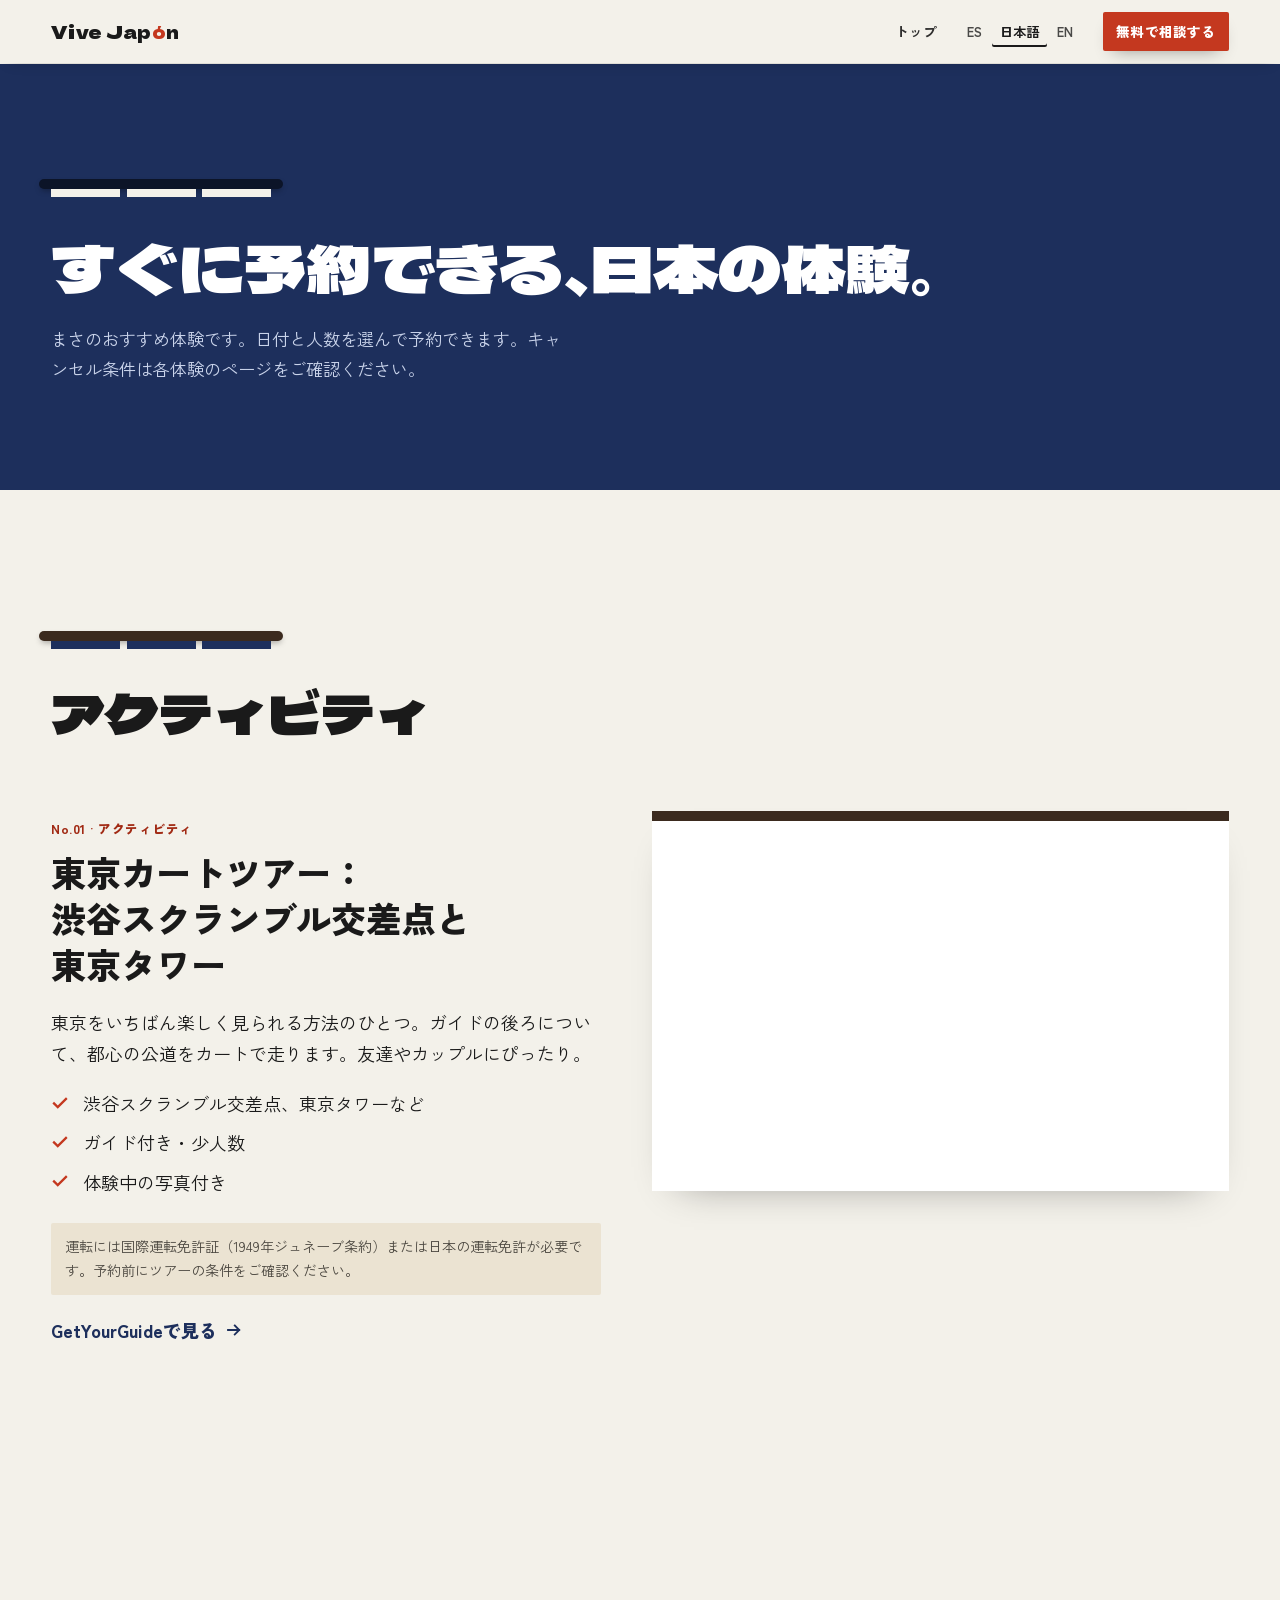
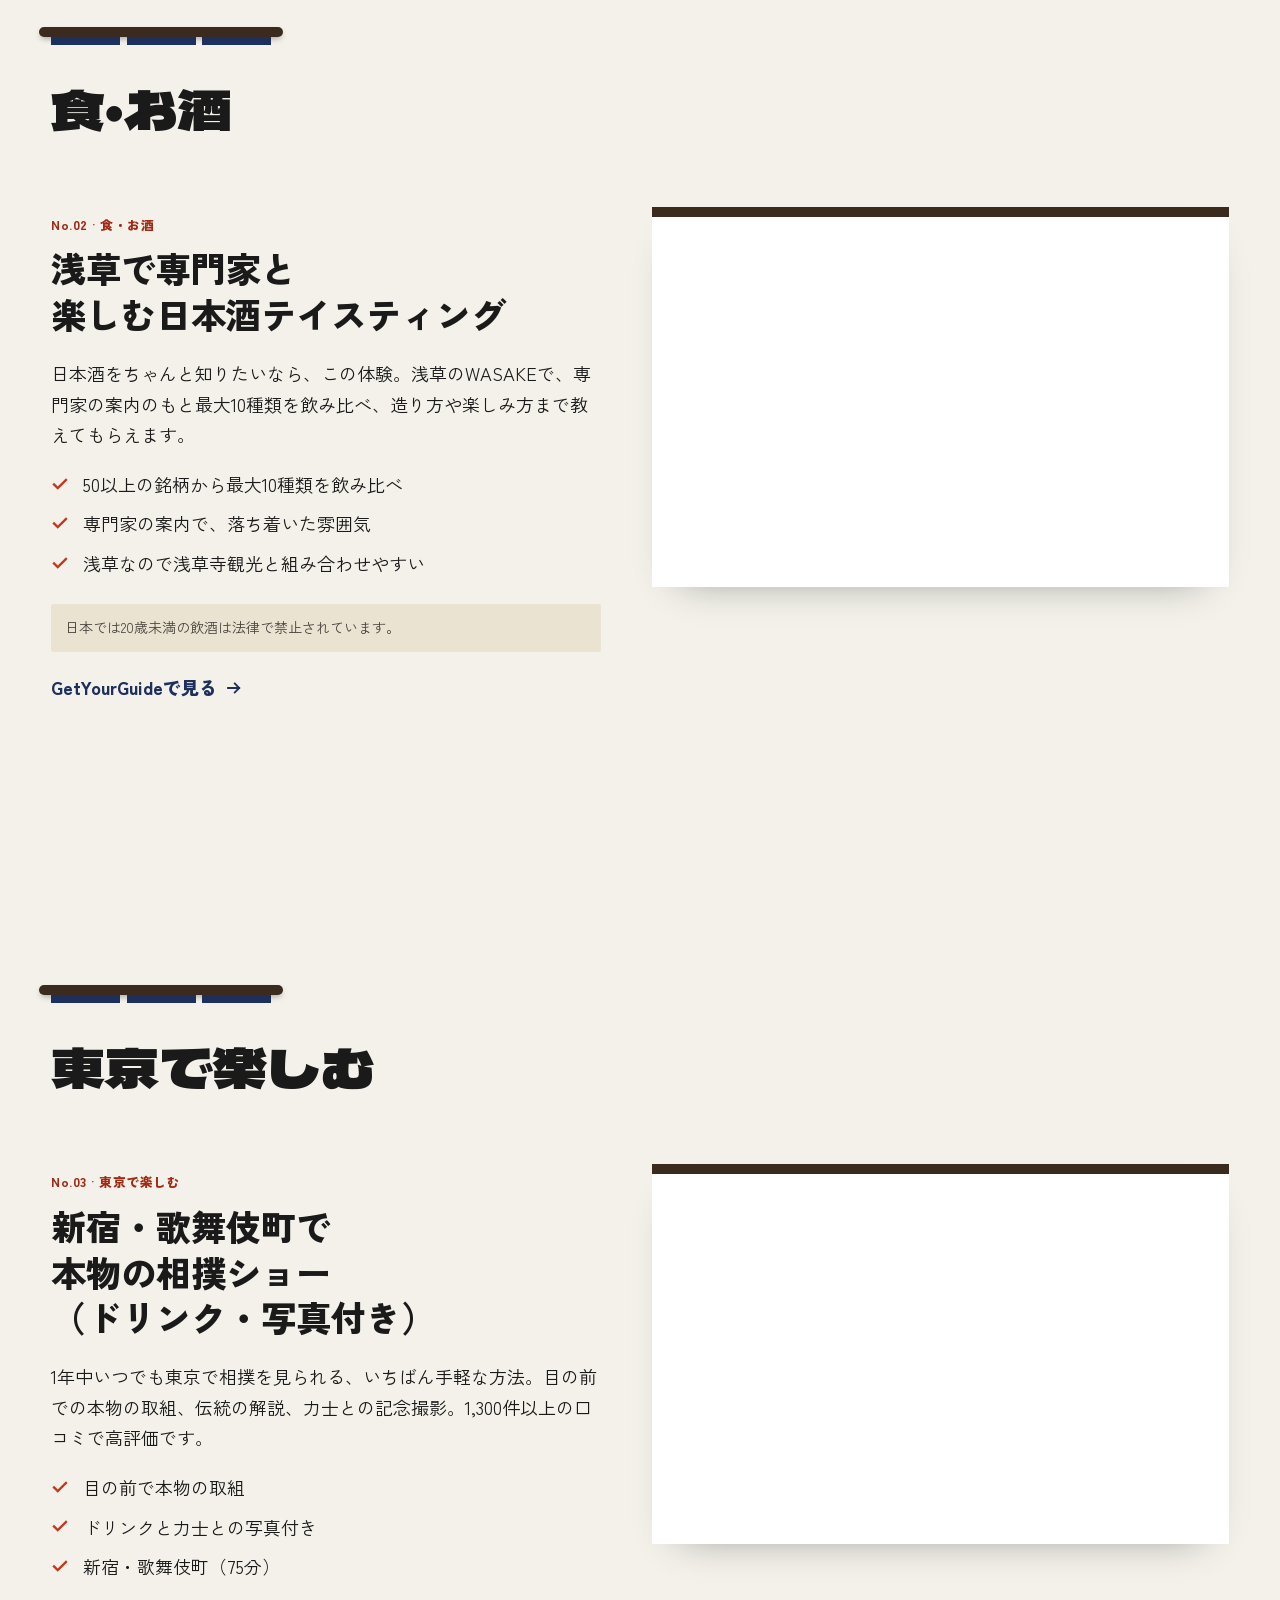
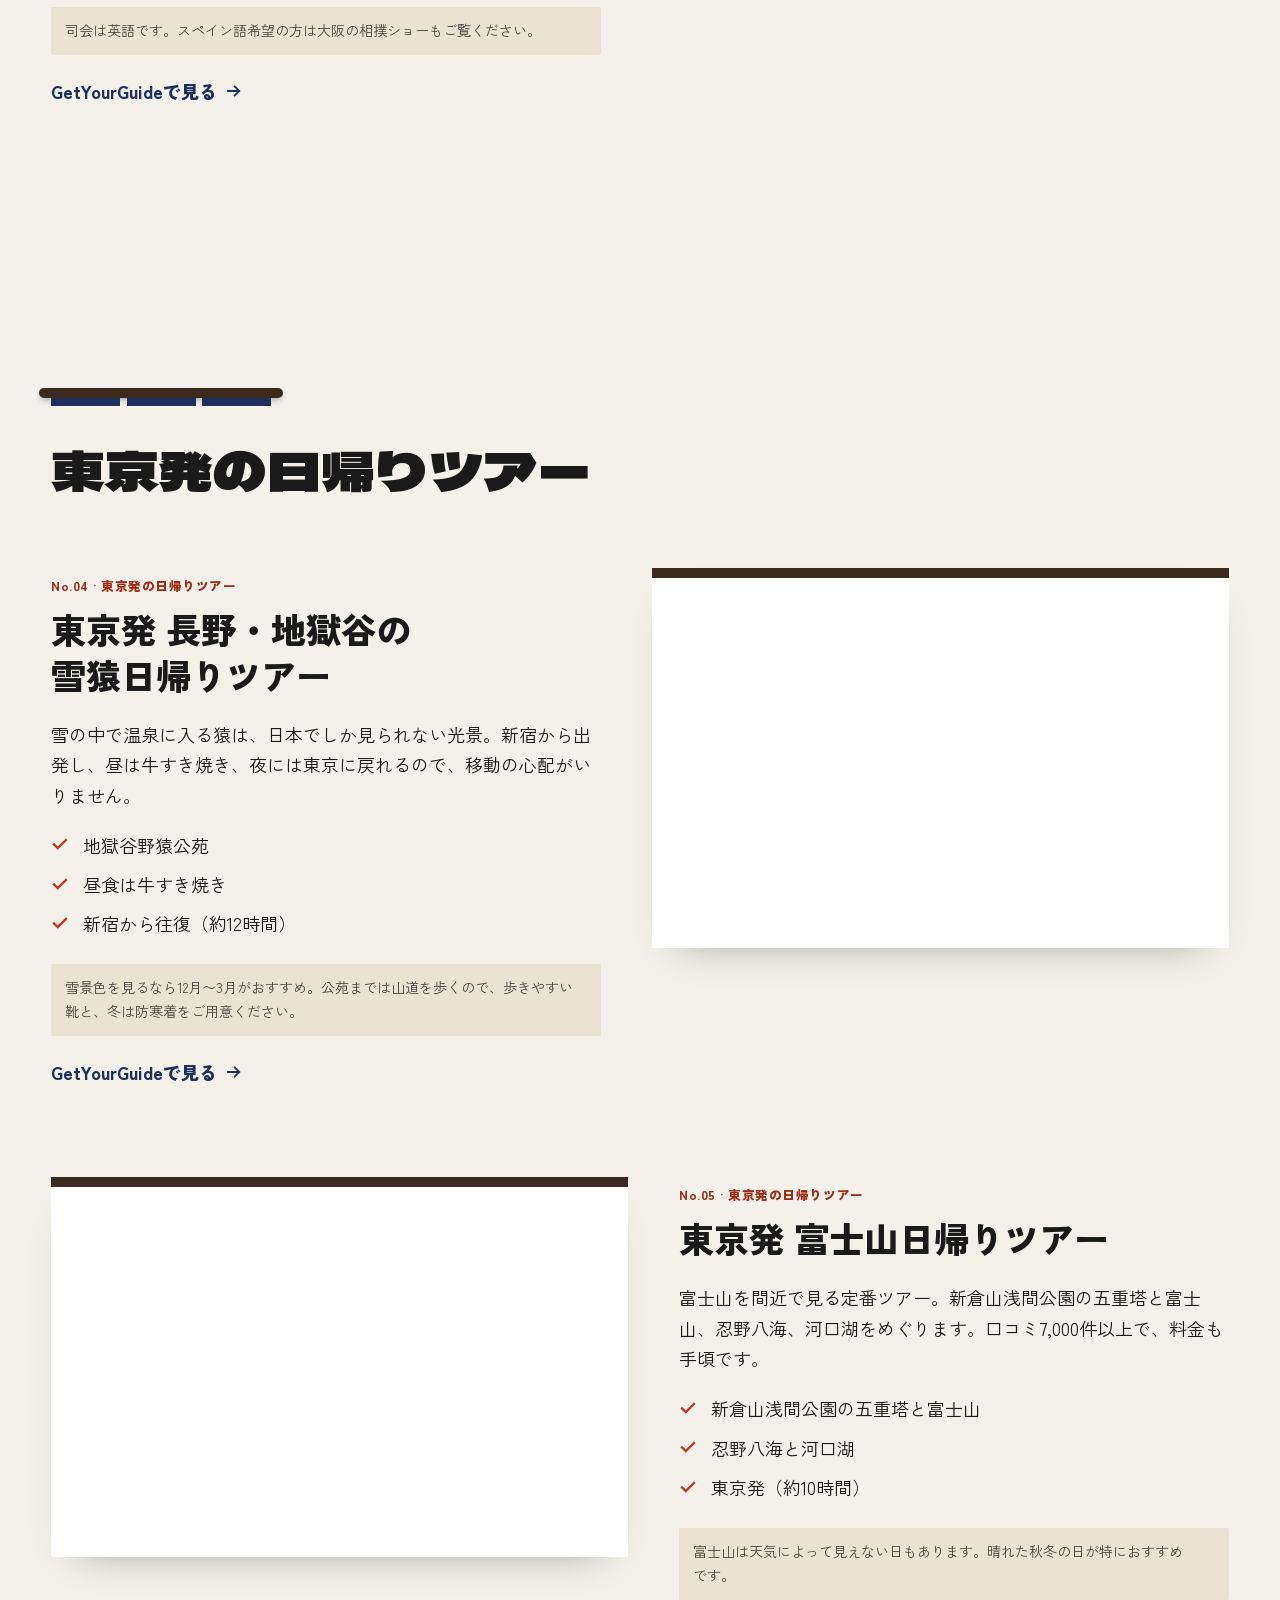
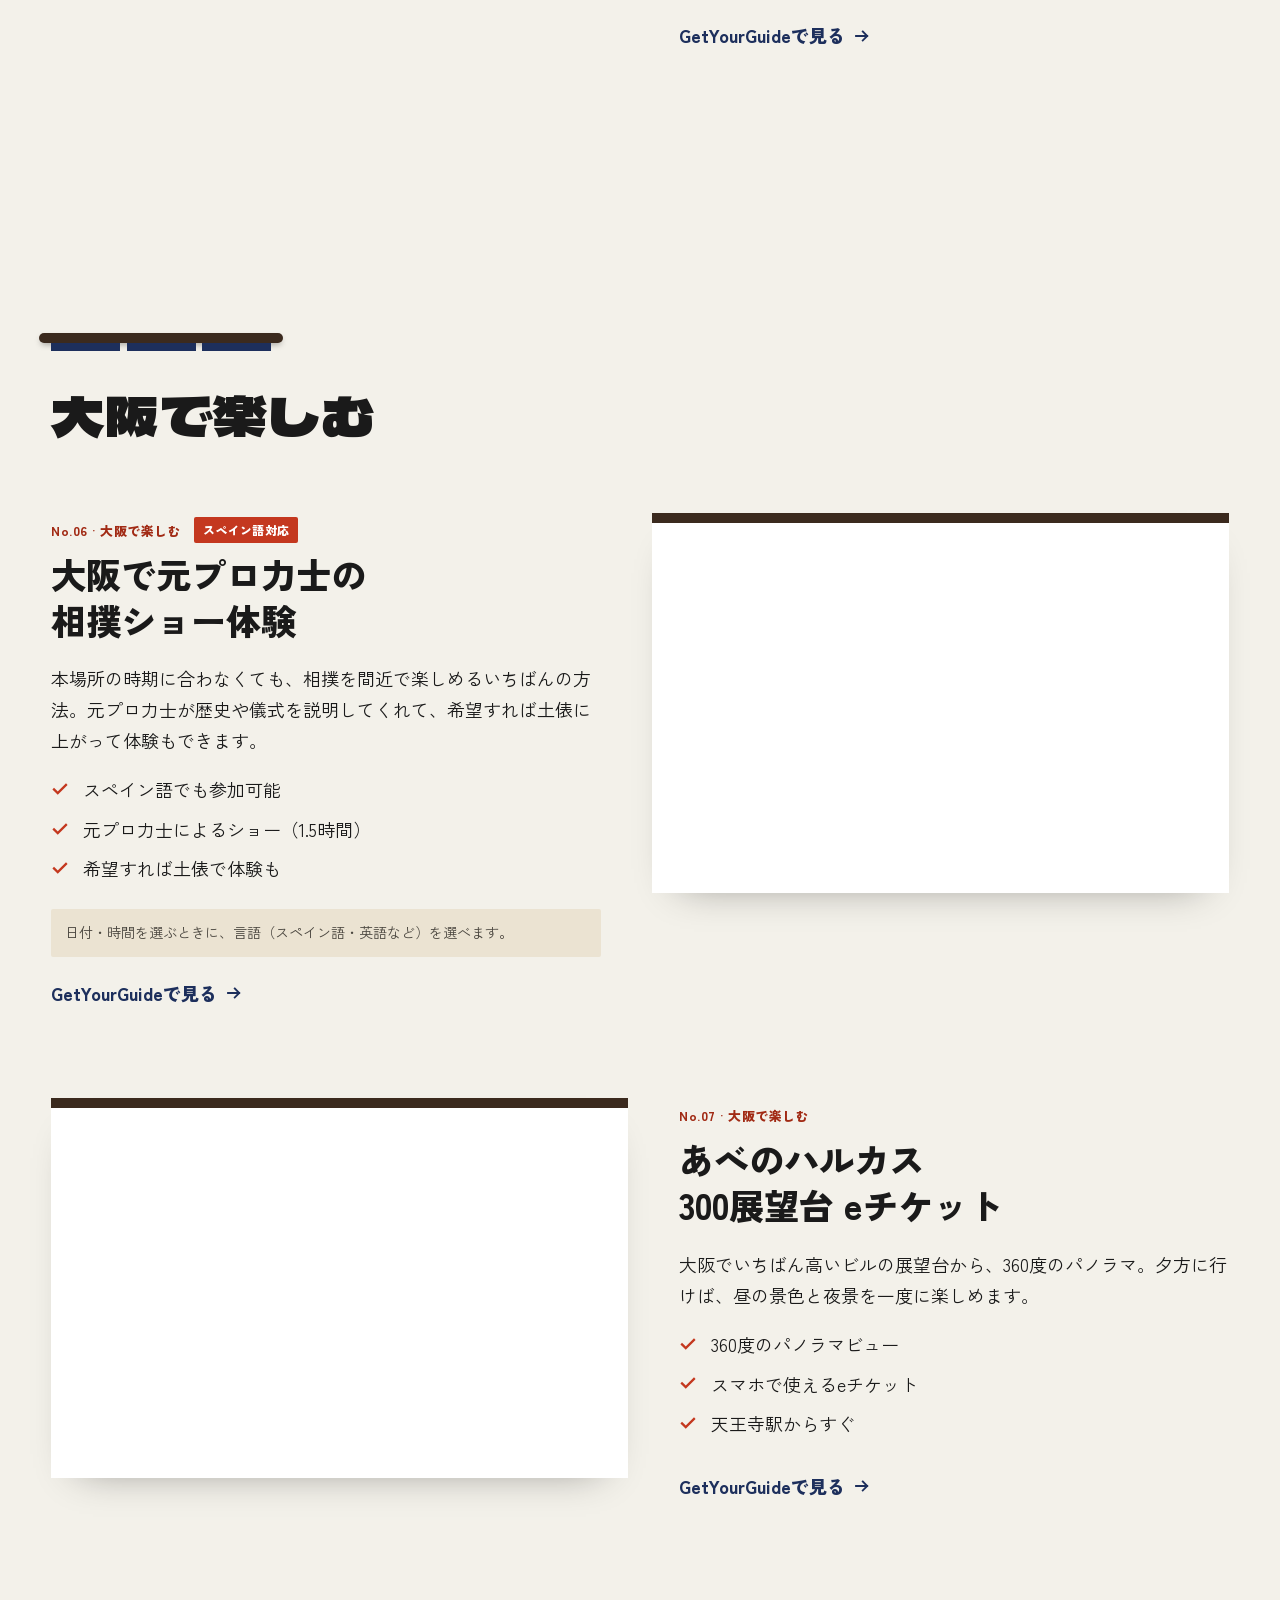
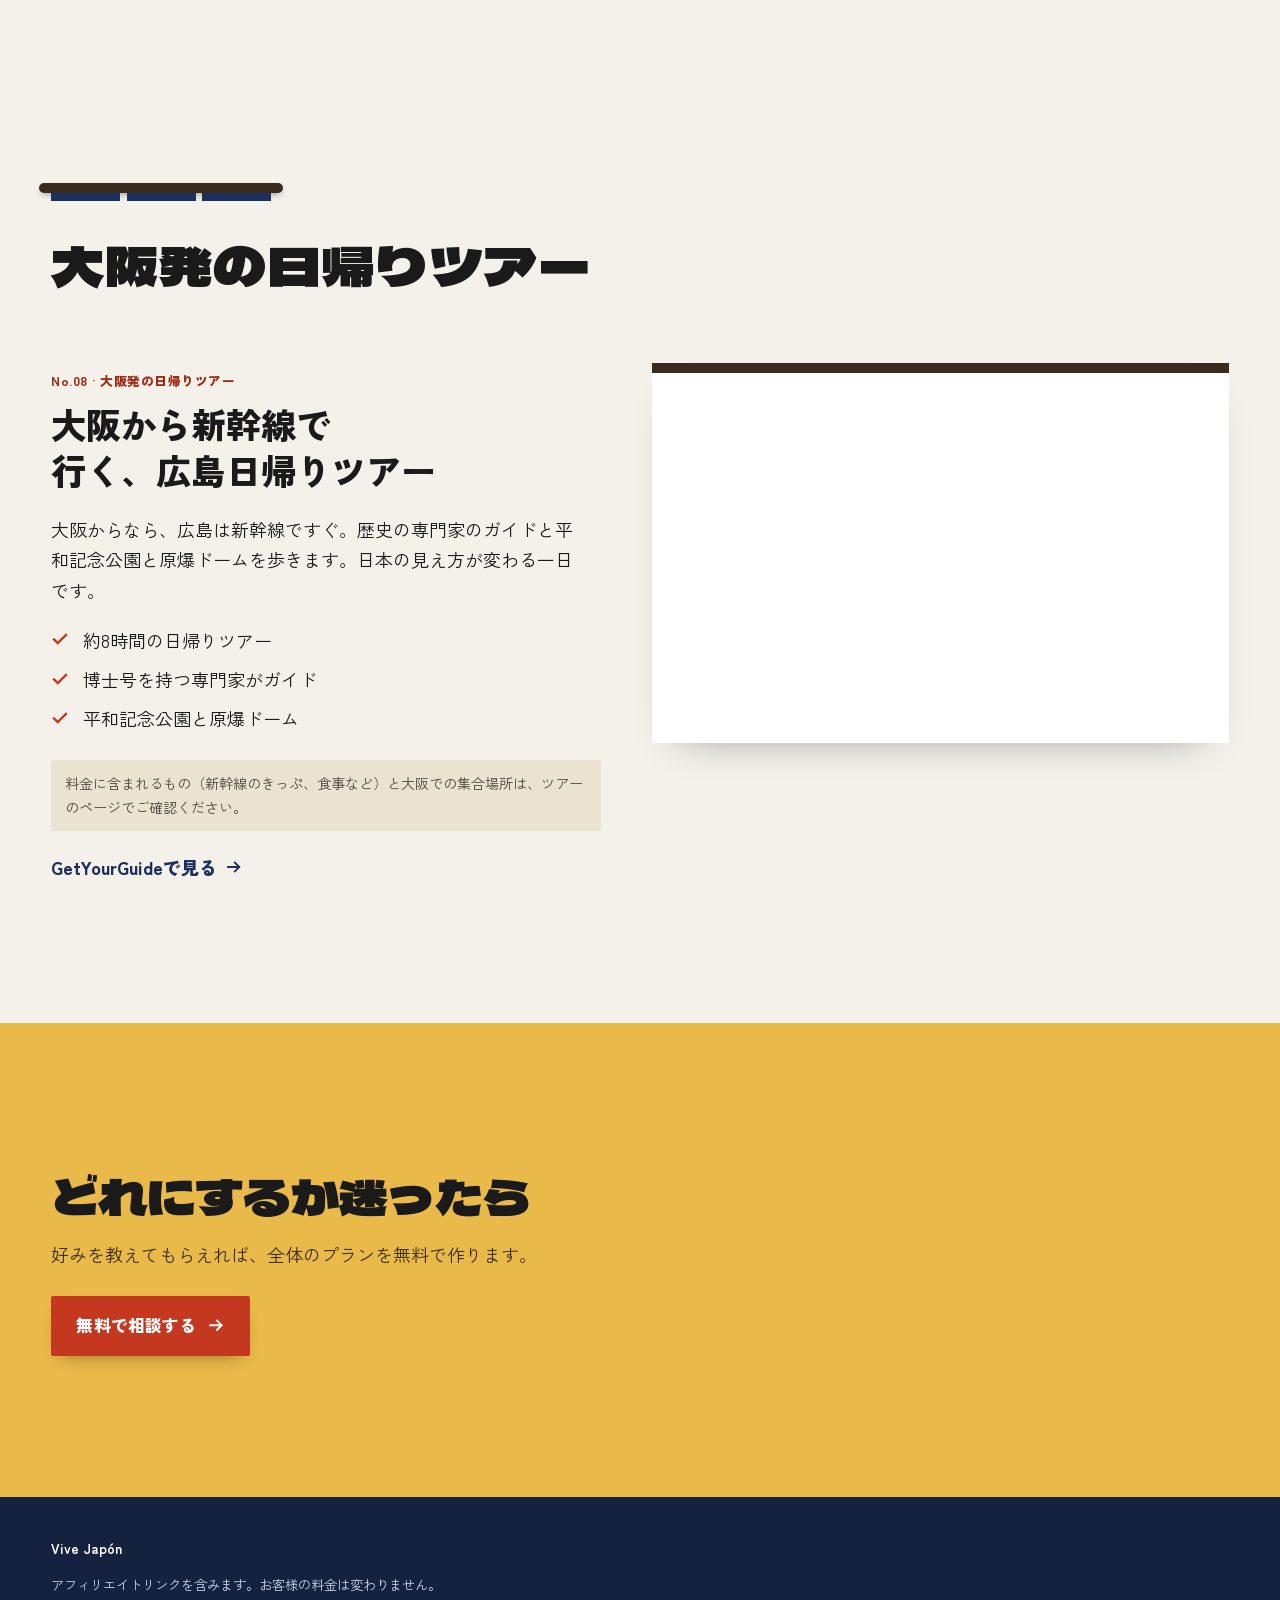
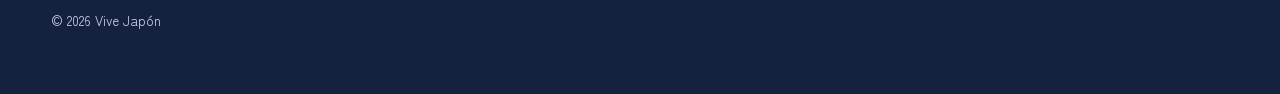
<file: ja/experiencias/index.html>
<!doctype html>
<html lang="ja">
<head>
<meta charset="utf-8">
<meta name="viewport" content="width=device-width, initial-scale=1">
<title>予約できる日本の体験 · Vive Japón</title>
<meta name="description" content="まさおすすめの東京・大阪などの体験。日付と円の料金を見て予約できます。">
<link rel="alternate" hreflang="es" href="../../experiencias/">
<link rel="alternate" hreflang="ja" href="../../ja/experiencias/">
<link rel="alternate" hreflang="en" href="../../en/experiencias/">
<meta property="og:title" content="予約できる日本の体験 · Vive Japón">
<meta property="og:image" content="https://images.unsplash.com/photo-1587320856202-189c3b4ebf89?auto=format&fit=crop&w=1200&h=630&q=75">
<meta name="theme-color" content="#1d2f5c">
<link rel="icon" href="data:image/svg+xml,%3Csvg xmlns='http://www.w3.org/2000/svg' viewBox='0 0 64 64'%3E%3Crect width='64' height='64' fill='%231d2f5c'/%3E%3Crect x='4' y='4' width='56' height='6' fill='%233b2a1e'/%3E%3Ccircle cx='32' cy='38' r='13' fill='%23c4381f'/%3E%3C/svg%3E">
<link rel="preconnect" href="https://fonts.googleapis.com">
<link rel="preconnect" href="https://fonts.gstatic.com" crossorigin>
<link href="https://fonts.googleapis.com/css2?family=Dela+Gothic+One&family=Zen+Kaku+Gothic+New:wght@400;700;900&display=swap" rel="stylesheet">
<link rel="stylesheet" href="../../assets/style.css?v=20261128g">
<!-- GetYourGuide Analytics -->
<script async defer src="https://widget.getyourguide.com/dist/pa.umd.production.min.js" data-gyg-partner-id="FKH3YYZ"></script>
<script src="../../assets/main.js?v=20261128g" defer></script>
</head>
<body class="page-tours">
<svg width="0" height="0" style="position:absolute" aria-hidden="true">
  <symbol id="i-arrow" viewBox="0 0 24 24"><path d="M4 12h15M13 6l6 6-6 6" fill="none" stroke="currentColor" stroke-width="2.4" stroke-linecap="square"/></symbol>
  <symbol id="i-check" viewBox="0 0 24 24"><path d="M4 12.5l5 5L20 6.5" fill="none" stroke="currentColor" stroke-width="3" stroke-linecap="square"/></symbol>
</svg>
<header class="top is-solid">
  <a class="brand" href="../">Vive Jap<span>ó</span>n</a>
  <nav aria-label="体験">
    <a class="navlink" href="../">トップ</a>
    <div class="lang">
      <a href="../../experiencias/" lang="es">ES</a>
      <a href="../../ja/experiencias/" lang="ja" aria-current="true">日本語</a>
      <a href="../../en/experiencias/" lang="en">EN</a>
    </div>
    <a class="btn btn-shu btn-sm mini-cta" href="../plan/">無料で相談する</a>
  </nav>
</header>
<main id="main">
<section class="tours-hero on-ai">
  <div class="wrap">
    <div class="noren head-noren" data-hang aria-hidden="true"><span></span><span></span><span></span></div>
    <h1>すぐに予約できる、日本の体験。</h1>
    <p>まさのおすすめ体験です。日付と人数を選んで予約できます。キャンセル条件は各体験のページをご確認ください。</p>
  </div>
</section>
<section class="sec tour-cat" id="aventura">
  <div class="wrap">
    <div class="sec-head fade"><div class="noren head-noren" data-hang aria-hidden="true"><span></span><span></span><span></span></div><h2>アクティビティ</h2></div>
    <div class="tours">
      <article class="tour">
        <div class="tour-copy fade">
          <span class="tag">No.01 · アクティビティ</span>
          <h3>東京カートツアー：渋谷スクランブル交差点と東京タワー</h3>
          <p>東京をいちばん楽しく見られる方法のひとつ。ガイドの後ろについて、都心の公道をカートで走ります。友達やカップルにぴったり。</p>
          <ul class="ticks"><li><svg aria-hidden="true"><use href="#i-check"/></svg>渋谷スクランブル交差点、東京タワーなど</li><li><svg aria-hidden="true"><use href="#i-check"/></svg>ガイド付き・少人数</li><li><svg aria-hidden="true"><use href="#i-check"/></svg>体験中の写真付き</li></ul>
          <p class="tour-note">運転には国際運転免許証（1949年ジュネーブ条約）または日本の運転免許が必要です。予約前にツアーの条件をご確認ください。</p>
          <a class="tour-link" href="https://gyg.me/d5FTM6En" target="_blank" rel="sponsored noopener">GetYourGuideで見る <svg aria-hidden="true"><use href="#i-arrow"/></svg></a>
        </div>
        <div class="tour-widget"><div class="gyg" data-gyg-href="https://widget.getyourguide.com/default/availability.frame" data-gyg-tour-id="873166" data-gyg-locale-code="ja-JP" data-gyg-currency="JPY" data-gyg-widget="availability" data-gyg-partner-id="FKH3YYZ"></div></div>
      </article>
    </div>
  </div>
</section>
<section class="sec tour-cat" id="gastronomia">
  <div class="wrap">
    <div class="sec-head fade"><div class="noren head-noren" data-hang aria-hidden="true"><span></span><span></span><span></span></div><h2>食・お酒</h2></div>
    <div class="tours">
      <article class="tour">
        <div class="tour-copy fade">
          <span class="tag">No.02 · 食・お酒</span>
          <h3>浅草で専門家と楽しむ日本酒テイスティング</h3>
          <p>日本酒をちゃんと知りたいなら、この体験。浅草のWASAKEで、専門家の案内のもと最大10種類を飲み比べ、造り方や楽しみ方まで教えてもらえます。</p>
          <ul class="ticks"><li><svg aria-hidden="true"><use href="#i-check"/></svg>50以上の銘柄から最大10種類を飲み比べ</li><li><svg aria-hidden="true"><use href="#i-check"/></svg>専門家の案内で、落ち着いた雰囲気</li><li><svg aria-hidden="true"><use href="#i-check"/></svg>浅草なので浅草寺観光と組み合わせやすい</li></ul>
          <p class="tour-note">日本では20歳未満の飲酒は法律で禁止されています。</p>
          <a class="tour-link" href="https://gyg.me/eQ5mTrHC" target="_blank" rel="sponsored noopener">GetYourGuideで見る <svg aria-hidden="true"><use href="#i-arrow"/></svg></a>
        </div>
        <div class="tour-widget"><div class="gyg" data-gyg-href="https://widget.getyourguide.com/default/availability.frame" data-gyg-tour-id="927754" data-gyg-locale-code="ja-JP" data-gyg-currency="JPY" data-gyg-widget="availability" data-gyg-partner-id="FKH3YYZ"></div></div>
      </article>
    </div>
  </div>
</section>
<section class="sec tour-cat" id="en-tokio">
  <div class="wrap">
    <div class="sec-head fade"><div class="noren head-noren" data-hang aria-hidden="true"><span></span><span></span><span></span></div><h2>東京で楽しむ</h2></div>
    <div class="tours">
      <article class="tour">
        <div class="tour-copy fade">
          <span class="tag">No.03 · 東京で楽しむ</span>
          <h3>新宿・歌舞伎町で本物の相撲ショー（ドリンク・写真付き）</h3>
          <p>1年中いつでも東京で相撲を見られる、いちばん手軽な方法。目の前での本物の取組、伝統の解説、力士との記念撮影。1,300件以上の口コミで高評価です。</p>
          <ul class="ticks"><li><svg aria-hidden="true"><use href="#i-check"/></svg>目の前で本物の取組</li><li><svg aria-hidden="true"><use href="#i-check"/></svg>ドリンクと力士との写真付き</li><li><svg aria-hidden="true"><use href="#i-check"/></svg>新宿・歌舞伎町（75分）</li></ul>
          <p class="tour-note">司会は英語です。スペイン語希望の方は大阪の相撲ショーもご覧ください。</p>
          <a class="tour-link" href="https://gyg.me/BY8zFmGX" target="_blank" rel="sponsored noopener">GetYourGuideで見る <svg aria-hidden="true"><use href="#i-arrow"/></svg></a>
        </div>
        <div class="tour-widget"><div class="gyg" data-gyg-href="https://widget.getyourguide.com/default/availability.frame" data-gyg-tour-id="1468531" data-gyg-locale-code="ja-JP" data-gyg-currency="JPY" data-gyg-widget="availability" data-gyg-partner-id="FKH3YYZ"></div></div>
      </article>
    </div>
  </div>
</section>
<section class="sec tour-cat" id="desde-tokio">
  <div class="wrap">
    <div class="sec-head fade"><div class="noren head-noren" data-hang aria-hidden="true"><span></span><span></span><span></span></div><h2>東京発の日帰りツアー</h2></div>
    <div class="tours">
      <article class="tour">
        <div class="tour-copy fade">
          <span class="tag">No.04 · 東京発の日帰りツアー</span>
          <h3>東京発 長野・地獄谷の雪猿日帰りツアー</h3>
          <p>雪の中で温泉に入る猿は、日本でしか見られない光景。新宿から出発し、昼は牛すき焼き、夜には東京に戻れるので、移動の心配がいりません。</p>
          <ul class="ticks"><li><svg aria-hidden="true"><use href="#i-check"/></svg>地獄谷野猿公苑</li><li><svg aria-hidden="true"><use href="#i-check"/></svg>昼食は牛すき焼き</li><li><svg aria-hidden="true"><use href="#i-check"/></svg>新宿から往復（約12時間）</li></ul>
          <p class="tour-note">雪景色を見るなら12月〜3月がおすすめ。公苑までは山道を歩くので、歩きやすい靴と、冬は防寒着をご用意ください。</p>
          <a class="tour-link" href="https://gyg.me/GDWQ0nve" target="_blank" rel="sponsored noopener">GetYourGuideで見る <svg aria-hidden="true"><use href="#i-arrow"/></svg></a>
        </div>
        <div class="tour-widget"><div class="gyg" data-gyg-href="https://widget.getyourguide.com/default/availability.frame" data-gyg-tour-id="1378316" data-gyg-locale-code="ja-JP" data-gyg-currency="JPY" data-gyg-widget="availability" data-gyg-partner-id="FKH3YYZ"></div></div>
      </article>
      <article class="tour">
        <div class="tour-copy fade">
          <span class="tag">No.05 · 東京発の日帰りツアー</span>
          <h3>東京発 富士山日帰りツアー</h3>
          <p>富士山を間近で見る定番ツアー。新倉山浅間公園の五重塔と富士山、忍野八海、河口湖をめぐります。口コミ7,000件以上で、料金も手頃です。</p>
          <ul class="ticks"><li><svg aria-hidden="true"><use href="#i-check"/></svg>新倉山浅間公園の五重塔と富士山</li><li><svg aria-hidden="true"><use href="#i-check"/></svg>忍野八海と河口湖</li><li><svg aria-hidden="true"><use href="#i-check"/></svg>東京発（約10時間）</li></ul>
          <p class="tour-note">富士山は天気によって見えない日もあります。晴れた秋冬の日が特におすすめです。</p>
          <a class="tour-link" href="https://gyg.me/SO6AEp3m" target="_blank" rel="sponsored noopener">GetYourGuideで見る <svg aria-hidden="true"><use href="#i-arrow"/></svg></a>
        </div>
        <div class="tour-widget"><div class="gyg" data-gyg-href="https://widget.getyourguide.com/default/availability.frame" data-gyg-tour-id="989591" data-gyg-locale-code="ja-JP" data-gyg-currency="JPY" data-gyg-widget="availability" data-gyg-partner-id="FKH3YYZ"></div></div>
      </article>
    </div>
  </div>
</section>
<section class="sec tour-cat" id="en-osaka">
  <div class="wrap">
    <div class="sec-head fade"><div class="noren head-noren" data-hang aria-hidden="true"><span></span><span></span><span></span></div><h2>大阪で楽しむ</h2></div>
    <div class="tours">
      <article class="tour">
        <div class="tour-copy fade">
          <span class="tag">No.06 · 大阪で楽しむ</span> <span class="es-badge">スペイン語対応</span>
          <h3>大阪で元プロ力士の相撲ショー体験</h3>
          <p>本場所の時期に合わなくても、相撲を間近で楽しめるいちばんの方法。元プロ力士が歴史や儀式を説明してくれて、希望すれば土俵に上がって体験もできます。</p>
          <ul class="ticks"><li><svg aria-hidden="true"><use href="#i-check"/></svg>スペイン語でも参加可能</li><li><svg aria-hidden="true"><use href="#i-check"/></svg>元プロ力士によるショー（1.5時間）</li><li><svg aria-hidden="true"><use href="#i-check"/></svg>希望すれば土俵で体験も</li></ul>
          <p class="tour-note">日付・時間を選ぶときに、言語（スペイン語・英語など）を選べます。</p>
          <a class="tour-link" href="https://gyg.me/DQ9iFKHi" target="_blank" rel="sponsored noopener">GetYourGuideで見る <svg aria-hidden="true"><use href="#i-arrow"/></svg></a>
        </div>
        <div class="tour-widget"><div class="gyg" data-gyg-href="https://widget.getyourguide.com/default/availability.frame" data-gyg-tour-id="1430490" data-gyg-locale-code="ja-JP" data-gyg-currency="JPY" data-gyg-widget="availability" data-gyg-partner-id="FKH3YYZ"></div></div>
      </article>
      <article class="tour">
        <div class="tour-copy fade">
          <span class="tag">No.07 · 大阪で楽しむ</span>
          <h3>あべのハルカス300展望台 eチケット</h3>
          <p>大阪でいちばん高いビルの展望台から、360度のパノラマ。夕方に行けば、昼の景色と夜景を一度に楽しめます。</p>
          <ul class="ticks"><li><svg aria-hidden="true"><use href="#i-check"/></svg>360度のパノラマビュー</li><li><svg aria-hidden="true"><use href="#i-check"/></svg>スマホで使えるeチケット</li><li><svg aria-hidden="true"><use href="#i-check"/></svg>天王寺駅からすぐ</li></ul>
          
          <a class="tour-link" href="https://gyg.me/gDllt37v" target="_blank" rel="sponsored noopener">GetYourGuideで見る <svg aria-hidden="true"><use href="#i-arrow"/></svg></a>
        </div>
        <div class="tour-widget"><div class="gyg" data-gyg-href="https://widget.getyourguide.com/default/availability.frame" data-gyg-tour-id="556505" data-gyg-locale-code="ja-JP" data-gyg-currency="JPY" data-gyg-widget="availability" data-gyg-partner-id="FKH3YYZ"></div></div>
      </article>
    </div>
  </div>
</section>
<section class="sec tour-cat" id="desde-osaka">
  <div class="wrap">
    <div class="sec-head fade"><div class="noren head-noren" data-hang aria-hidden="true"><span></span><span></span><span></span></div><h2>大阪発の日帰りツアー</h2></div>
    <div class="tours">
      <article class="tour">
        <div class="tour-copy fade">
          <span class="tag">No.08 · 大阪発の日帰りツアー</span>
          <h3>大阪から新幹線で行く、広島日帰りツアー</h3>
          <p>大阪からなら、広島は新幹線ですぐ。歴史の専門家のガイドと平和記念公園と原爆ドームを歩きます。日本の見え方が変わる一日です。</p>
          <ul class="ticks"><li><svg aria-hidden="true"><use href="#i-check"/></svg>約8時間の日帰りツアー</li><li><svg aria-hidden="true"><use href="#i-check"/></svg>博士号を持つ専門家がガイド</li><li><svg aria-hidden="true"><use href="#i-check"/></svg>平和記念公園と原爆ドーム</li></ul>
          <p class="tour-note">料金に含まれるもの（新幹線のきっぷ、食事など）と大阪での集合場所は、ツアーのページでご確認ください。</p>
          <a class="tour-link" href="https://gyg.me/quyy1nMG" target="_blank" rel="sponsored noopener">GetYourGuideで見る <svg aria-hidden="true"><use href="#i-arrow"/></svg></a>
        </div>
        <div class="tour-widget"><div class="gyg" data-gyg-href="https://widget.getyourguide.com/default/availability.frame" data-gyg-tour-id="1125934" data-gyg-locale-code="ja-JP" data-gyg-currency="JPY" data-gyg-widget="availability" data-gyg-partner-id="FKH3YYZ"></div></div>
      </article>
    </div>
  </div>
</section>
<section class="sec on-kincha tours-cta">
  <div class="wrap">
    <h2 class="fade">どれにするか迷ったら</h2>
    <p class="fade">好みを教えてもらえれば、全体のプランを無料で作ります。</p>
    <a class="btn btn-shu fade" href="../plan/">無料で相談する <svg aria-hidden="true"><use href="#i-arrow"/></svg></a>
  </div>
</section>
</main>
<footer>
  <div class="wrap">
    <p><strong style="color:#fff">Vive Japón</strong></p>
    <p>アフィリエイトリンクを含みます。お客様の料金は変わりません。</p>
    <p>© 2026 Vive Japón</p>
  </div>
</footer>
</body>
</html>
</file>
<file: assets/style.css>
/* Vive Japón — Asakusa noren world */
:root {
  --ai: #1d2f5c;          /* indigo noren */
  --ai-deep: #14213f;
  --ai-ink: #c9d3ea;      /* secondary text on indigo */
  --washi: #f3f1ea;       /* paper */
  --washi-2: #ebe3d2;
  --shu: #c4381f;         /* lantern vermilion — action only */
  --shu-text: #a12a14;    /* vermilion for text on paper */
  --shu-hover: #a92e17;
  --kincha: #e9b949;      /* mustard — perks */
  --sumi: #1a1a1a;
  --sumi-2: #4a463f;      /* secondary text on washi */
  --wood: #3b2a1e;        /* noren rod */
  --radius: 2px;
  --gutter: clamp(16px, 4vw, 56px);
  --max: 1240px;
  --ease: cubic-bezier(.16, 1, .3, 1);
  --display: "Dela Gothic One", "Zen Kaku Gothic New", system-ui, sans-serif;
  --body: "Zen Kaku Gothic New", system-ui, -apple-system, "Hiragino Sans", sans-serif;
  color-scheme: light;
}

*, *::before, *::after { box-sizing: border-box; }
html { scroll-behavior: smooth; -webkit-text-size-adjust: 100%; scrollbar-color: var(--ai) var(--washi); }
body {
  margin: 0;
  background: var(--washi);
  color: var(--sumi);
  font-family: var(--body);
  font-size: clamp(16px, 1.05vw + 11px, 18px);
  line-height: 1.7;
  overflow-x: hidden;
}
::selection { background: var(--kincha); color: var(--sumi); }
img { display: block; max-width: 100%; }
a { color: inherit; text-underline-offset: .22em; text-decoration-thickness: 1px; }
:focus-visible { outline: 3px solid var(--kincha); outline-offset: 3px; border-radius: var(--radius); }
h1, h2, h3 { font-family: var(--display); font-weight: 400; line-height: 1.12; letter-spacing: -.01em; margin: 0; text-wrap: balance; }
p { margin: 0 0 1em; text-wrap: pretty; }
.wrap { width: min(100% - 2 * var(--gutter), var(--max)); margin-inline: auto; }
.skip { position: absolute; left: -999px; top: 8px; background: var(--sumi); color: #fff; padding: 8px 14px; z-index: 100; }
.skip:focus { left: 8px; }

/* ---------- header ---------- */
.top {
  position: fixed; inset: 0 0 auto 0; z-index: 50;
  display: flex; align-items: center; justify-content: space-between; gap: 16px;
  padding: 12px var(--gutter);
  color: #fff;
  transition: background-color .4s var(--ease), color .4s var(--ease), box-shadow .4s var(--ease);
}
.top.is-solid { background: var(--washi); color: var(--sumi); box-shadow: 0 6px 16px -10px rgba(0, 0, 0, .3); }
.brand { font-family: var(--display); font-size: 1.15rem; text-decoration: none; letter-spacing: .01em; white-space: nowrap; }
.brand span { color: var(--shu); }
.top:not(.is-solid) .brand span { color: var(--kincha); }
.top nav { display: flex; align-items: center; gap: clamp(10px, 2vw, 22px); }
.lang { display: flex; gap: 2px; font-size: .82rem; font-weight: 700; white-space: nowrap; }
.lang a { text-decoration: none; padding: 4px 8px; border-radius: var(--radius); opacity: .78; }
.lang a[aria-current="true"] { opacity: 1; box-shadow: inset 0 -2px 0 currentColor; }
.lang a:hover { opacity: 1; }
.top .mini-cta { display: none; }
.top.is-solid .mini-cta { display: inline-flex; }

/* ---------- buttons ---------- */
.btn {
  display: inline-flex; align-items: center; gap: .6em;
  font-family: var(--body); font-weight: 900; font-size: 1.05rem; letter-spacing: .01em;
  padding: .95em 1.5em; border-radius: var(--radius);
  text-decoration: none; cursor: pointer; border: 0;
  transition: transform .35s var(--ease), background-color .25s, box-shadow .35s var(--ease);
}
.btn svg { width: 1.1em; height: 1.1em; transition: transform .35s var(--ease); }
.btn:hover svg { transform: translateX(4px); }
.btn-shu { background: var(--shu); color: #fff; box-shadow: 0 8px 18px -10px rgba(0, 0, 0, .45); }
.btn-shu:hover { background: var(--shu-hover); transform: translateY(-2px); }
.btn-shu:active { transform: translateY(0); }
.btn-ghost { background: transparent; color: inherit; box-shadow: inset 0 0 0 2px currentColor; }
.btn-ghost:hover { background: rgba(255, 255, 255, .12); }
.btn-sm { font-size: .85rem; padding: .6em 1em; }

/* ---------- noren (signature) ---------- */
.noren {
  --panels: 3;
  position: relative;
  display: grid; grid-template-columns: repeat(var(--panels), 1fr); gap: 6px;
  padding-top: 10px;
}
.noren::before { /* wooden rod */
  content: ""; position: absolute; left: -12px; right: -12px; top: 0; height: 10px;
  background: var(--wood); border-radius: 5px;
  box-shadow: 0 3px 6px -2px rgba(0, 0, 0, .4);
}
.noren > span {
  background: var(--ai); color: #fff;
  transform-origin: 50% 0;
  display: flex; align-items: center; justify-content: center;
  overflow: hidden;
}
/* panel hang-in: each block "prints" in order */
.js .noren[data-hang] > span { transform: scaleY(0); }
.js .noren[data-hang].is-in > span { animation: hang .9s var(--ease) forwards; }
.js .noren[data-hang].is-in > span:nth-child(2) { animation-delay: .12s; }
.js .noren[data-hang].is-in > span:nth-child(3) { animation-delay: .24s; }
.js .noren[data-hang].is-in > span:nth-child(4) { animation-delay: .36s; }
@keyframes hang {
  0% { transform: scaleY(0) skewX(0); }
  60% { transform: scaleY(1.03) skewX(-2deg); }
  80% { transform: scaleY(.99) skewX(1deg); }
  100% { transform: scaleY(1) skewX(0); }
}

/* ---------- hero ---------- */
.hero {
  position: relative; min-height: 100svh; color: #fff;
  display: grid; grid-template-rows: auto 1fr auto;
  background: var(--ai-deep);
  overflow: hidden; isolation: isolate;
}
.hero-slides { position: absolute; inset: 0; z-index: -2; }
.hero-slides figure { position: absolute; inset: 0; margin: 0; opacity: 0; transition: opacity .7s ease; }
.hero-slides figure.is-on { opacity: 1; }
.hero-slides img { width: 100%; height: 100%; object-fit: cover; transform: scale(1.06); transition: transform 3.4s linear; }
.hero-slides figure.is-on img { transform: scale(1); }
.hero::after { /* legibility shade: indigo, flat at bottom */
  content: ""; position: absolute; inset: 0; z-index: -1;
  background: linear-gradient(180deg, rgba(20, 33, 63, .35) 0%, rgba(20, 33, 63, 0) 30%, rgba(20, 33, 63, .15) 55%, rgba(20, 33, 63, .88) 100%);
}
.hero-noren {
  --panels: 4;
  width: min(100% - 2 * var(--gutter), 980px); margin: 64px auto 0;
  height: clamp(150px, 30vh, 300px);
}
.hero-noren > span { font-family: var(--display); font-size: clamp(1.9rem, 6.2vw, 4.8rem); letter-spacing: .02em; }
.hero-noren .crest { font-size: clamp(1.4rem, 4vw, 3rem); }
/* hero noren parts and lifts once on load */
.js .hero-noren > span { animation: part 1.6s var(--ease) .5s both; }
.js .hero-noren > span:nth-child(1) { --x: -18px; }
.js .hero-noren > span:nth-child(2) { --x: -6px; }
.js .hero-noren > span:nth-child(3) { --x: 6px; }
.js .hero-noren > span:nth-child(4) { --x: 18px; }
@keyframes part {
  0% { transform: scaleY(1.9) translateX(0); }
  45% { transform: scaleY(1.9) translateX(var(--x)) skewX(calc(var(--x) / -6 * 1deg)); }
  100% { transform: scaleY(1) translateX(0) skewX(0); }
}
.hero-copy { align-self: end; padding-bottom: clamp(28px, 6vh, 64px); }
.hero h1 { font-size: clamp(2.1rem, 5.4vw, 4.6rem); max-width: 15ch; }
.hero .lede { font-size: clamp(1.02rem, 1.3vw, 1.25rem); max-width: 46ch; margin: 1rem 0 1.6rem; color: #eef1f8; }
.hero .actions { display: flex; flex-wrap: wrap; gap: 12px; }
.hero-caption {
  position: absolute; right: var(--gutter); bottom: clamp(28px, 6vh, 64px);
  font-size: .78rem; letter-spacing: .08em; text-align: right; color: #dfe5f2;
}
.hero-caption b { display: block; font-family: var(--display); font-weight: 400; font-size: 1.4rem; letter-spacing: 0; color: #fff; }
.hero-bar { height: 6px; background: rgba(255, 255, 255, .2); position: relative; }
.hero-bar i { position: absolute; inset: 0 auto 0 0; width: 0; background: var(--kincha); }

/* ---------- sections ---------- */
section { position: relative; }
.sec { padding-block: clamp(72px, 11vw, 150px); }
.sec-head { margin-bottom: clamp(32px, 5vw, 64px); max-width: 760px; }
.sec-head h2 { font-size: clamp(1.9rem, 4.2vw, 3.4rem); }
.sec-head p { margin-top: 1rem; font-size: 1.08rem; color: var(--sumi-2); max-width: 58ch; }
.on-ai { background: var(--ai); color: #fff; }
.on-ai .sec-head p { color: var(--ai-ink); }
.on-kincha { background: var(--kincha); color: var(--sumi); }
.on-kincha .sec-head p { color: #3d3218; }
.on-sumi { background: var(--sumi); color: #fff; }

/* head noren: a strip of hanging panels carrying the section title */
.head-noren { --panels: 3; height: 18px; margin-bottom: 28px; max-width: 220px; }
.on-ai .head-noren > span { background: var(--washi); }
.on-ai .head-noren::before { background: #0c1428; }
.on-sumi .head-noren > span { background: var(--shu); }
.on-kincha .head-noren > span { background: var(--ai); }

/* ---------- services ---------- */
.svc { display: grid; gap: clamp(56px, 8vw, 120px); }
.svc-row { display: grid; gap: clamp(24px, 4vw, 64px); align-items: center; }
@media (min-width: 860px) {
  .svc-row { grid-template-columns: 1.1fr 1fr; }
  .svc-row.flip > .svc-media { order: 2; }
}
.svc-media { position: relative; display: grid; grid-template-columns: 1fr .62fr; gap: 10px; align-items: end; }
.svc-media .frame:nth-child(2) { margin-bottom: -40px; }
.svc h3 { font-size: clamp(1.6rem, 3vw, 2.4rem); margin-bottom: .6em; }
.svc .tag { display: inline-block; font-weight: 900; font-size: .8rem; letter-spacing: .04em; color: var(--shu-text); margin-bottom: .6rem; }
.ticks { list-style: none; padding: 0; margin: 1.2rem 0 1.6rem; display: grid; gap: .55rem; }
.ticks li { display: grid; grid-template-columns: 22px 1fr; gap: 10px; align-items: start; }
.ticks svg { width: 18px; height: 18px; margin-top: .32em; color: var(--shu); }

/* ---------- photo frames ---------- */
.frame { margin: 0; position: relative; overflow: hidden; background: var(--washi-2); }
.frame img { width: 100%; height: 100%; object-fit: cover; transition: transform 1.2s var(--ease); }
.frame:hover img { transform: scale(1.045); }
.frame figcaption {
  position: absolute; left: 0; bottom: 0;
  background: var(--sumi); color: #fff;
  font-size: .74rem; letter-spacing: .03em; padding: 6px 10px 5px;
  display: flex; gap: 8px; align-items: baseline;
}
.frame figcaption b { font-family: var(--display); font-weight: 400; color: var(--kincha); letter-spacing: 0; }
.js .reveal { clip-path: inset(0 0 100% 0); transition: clip-path 1.1s var(--ease); }
.js .reveal.is-in { clip-path: inset(0 0 0 0); }
.js .reveal img { transform: scale(1.12); transition: transform 1.6s var(--ease); }
.js .reveal.is-in img { transform: scale(1); }
.js .reveal.is-in:hover img { transform: scale(1.045); }

/* ---------- gallery ---------- */
.gallery {
  display: grid; gap: 10px;
  grid-template-columns: repeat(2, 1fr);
  grid-auto-rows: 46vw;
}
.gallery .frame:nth-child(1) { grid-column: span 2; }
.gallery .frame:nth-child(4) { grid-row: span 2; }
@media (min-width: 860px) {
  .gallery { grid-template-columns: repeat(12, 1fr); grid-auto-rows: 120px; }
  .gallery .frame:nth-child(1) { grid-column: 1 / span 7; grid-row: span 4; }
  .gallery .frame:nth-child(2) { grid-column: 8 / span 5; grid-row: span 2; }
  .gallery .frame:nth-child(3) { grid-column: 8 / span 5; grid-row: span 2; }
  .gallery .frame:nth-child(4) { grid-column: 1 / span 4; grid-row: span 3; }
  .gallery .frame:nth-child(5) { grid-column: 5 / span 4; grid-row: span 3; }
  .gallery .frame:nth-child(6) { grid-column: 9 / span 4; grid-row: span 3; }
  .gallery .frame:nth-child(7) { grid-column: 1 / span 6; grid-row: span 3; }
  .gallery .frame:nth-child(8) { grid-column: 7 / span 6; grid-row: span 3; }
}

/* ---------- perks ---------- */
.perks { display: grid; gap: 0; border-top: 2px solid var(--sumi); }
.perk {
  display: grid; gap: 6px 32px; padding: 22px 0;
  border-bottom: 2px solid var(--sumi);
}
@media (min-width: 760px) { .perk { grid-template-columns: minmax(200px, 1fr) 2fr; align-items: baseline; } }
.perk h3 { font-size: clamp(1.25rem, 2.2vw, 1.7rem); }
.perk p { margin: 0; color: #3d3218; }
.perk-note { margin-top: 22px; font-size: .9rem; color: #3d3218; }

/* ---------- in person ---------- */
.host { display: grid; gap: clamp(32px, 5vw, 72px); align-items: center; }
@media (min-width: 900px) { .host { grid-template-columns: 1fr 1fr; } }
.host .frame { aspect-ratio: 4 / 5; }
.host-list { list-style: none; padding: 0; margin: 1.4rem 0 1.8rem; display: grid; gap: 14px; }
.host-list li { padding-left: 22px; position: relative; color: #e7e3da; }
.host-list li::before { content: ""; position: absolute; left: 0; top: .62em; width: 10px; height: 10px; background: var(--shu); border-radius: 50%; }
.host-list strong { color: #fff; }
.fine { font-size: .88rem; color: #bdb8ad; }

/* ---------- steps ---------- */
.steps { display: grid; gap: 10px; counter-reset: s; }
@media (min-width: 860px) { .steps { grid-template-columns: repeat(3, 1fr); } }
.step {
  background: var(--ai-deep); color: #fff; padding: 28px 24px 30px; position: relative;
  border-top: 10px solid var(--wood);
}
.step .num { font-family: var(--display); font-size: 3.4rem; line-height: 1; color: var(--kincha); display: block; margin-bottom: 14px; }
.step h3 { font-size: 1.35rem; margin-bottom: .5em; }
.step p { margin: 0; color: var(--ai-ink); }

/* ---------- about ---------- */
.about { display: grid; gap: clamp(28px, 5vw, 72px); align-items: center; }
@media (min-width: 860px) { .about { grid-template-columns: .8fr 1.2fr; } }
.monogram {
  aspect-ratio: 1; background: var(--ai); color: #fff; position: relative;
  display: grid; place-items: center; max-width: 380px; width: 100%;
}
.monogram strong { font-family: var(--display); font-weight: 400; font-size: clamp(5rem, 16vw, 9rem); line-height: 1; }
.monogram small { position: absolute; bottom: 16px; left: 18px; right: 18px; font-size: .8rem; color: var(--ai-ink); display: flex; justify-content: space-between; }
.facts { display: flex; flex-wrap: wrap; gap: 10px; margin: 1.4rem 0 0; padding: 0; list-style: none; }
.facts li { background: var(--washi-2); padding: 8px 14px; font-weight: 700; font-size: .92rem; border-radius: var(--radius); }
.facts li b { font-family: var(--display); font-weight: 400; color: var(--shu-text); margin-right: 6px; }

/* ---------- faq ---------- */
.faq { max-width: 860px; border-top: 2px solid var(--sumi); }
.faq details { border-bottom: 2px solid var(--sumi); }
.faq summary {
  list-style: none; cursor: pointer; padding: 22px 44px 22px 0; position: relative;
  font-weight: 900; font-size: 1.1rem;
}
.faq summary::-webkit-details-marker { display: none; }
.faq summary::after {
  content: ""; position: absolute; right: 6px; top: 50%; width: 16px; height: 16px; margin-top: -8px;
  background: linear-gradient(var(--shu), var(--shu)) center / 100% 3px no-repeat, linear-gradient(var(--shu), var(--shu)) center / 3px 100% no-repeat;
  transition: transform .4s var(--ease);
}
.faq details[open] summary::after { transform: rotate(135deg); }
.faq .ans { padding: 0 0 22px; color: var(--sumi-2); max-width: 66ch; }
.faq summary:hover { color: var(--ai); }

/* ---------- final cta ---------- */
.final { position: relative; color: #fff; background: var(--ai-deep); overflow: hidden; isolation: isolate; text-align: left; }
.final > img { position: absolute; inset: 0; width: 100%; height: 100%; object-fit: cover; z-index: -2; }
.final::after { content: ""; position: absolute; inset: 0; z-index: -1; background: rgba(20, 33, 63, .82); }
.final h2 { font-size: clamp(2rem, 5vw, 4rem); max-width: 16ch; }
.final .lede { max-width: 50ch; margin: 1rem 0 1.8rem; color: #fff; font-size: 1.1rem; }
.contact { display: grid; gap: 12px; margin-top: clamp(40px, 6vw, 72px); padding-top: 28px; border-top: 1px solid rgba(255, 255, 255, .3); }
@media (min-width: 760px) { .contact { grid-template-columns: auto auto 1fr; gap: 40px; align-items: center; } }
.contact a { display: inline-flex; gap: 12px; align-items: center; text-decoration: none; font-weight: 700; font-size: 1.08rem; }
.contact a:hover span { text-decoration: underline; }
.contact svg { width: 26px; height: 26px; flex: none; }
.contact small { color: #c9d3ea; }

/* ---------- footer ---------- */
footer { background: var(--ai-deep); color: var(--ai-ink); font-size: .84rem; padding: 40px 0 48px; }
footer p { max-width: 90ch; }
footer a { color: #fff; }
footer .credits { margin-top: 1rem; opacity: .85; }

/* ---------- motion preferences ---------- */
.js .fade { opacity: 0; transform: translateY(18px); transition: opacity .9s var(--ease), transform .9s var(--ease); }
.js .fade.is-in { opacity: 1; transform: none; }
@media (prefers-reduced-motion: reduce) {
  html { scroll-behavior: auto; }
  *, *::before, *::after { animation: none !important; transition: none !important; }
  .js .reveal, .js .fade { clip-path: none; opacity: 1; transform: none; }
  .js .noren[data-hang] > span, .js .reveal img, .hero-slides img { transform: none; }
}

@media (max-width: 520px) {
  .top { padding-block: 10px; }
  .lang a { padding: 4px 6px; }
  .top.is-solid .mini-cta { display: none; }
  .hero-noren { margin-top: 58px; height: 22vh; }
  .hero-caption { display: none; }
  .btn { width: 100%; justify-content: center; }
}

/* ---------- Japanese typesetting ---------- */
:lang(ja) h1, :lang(ja) h2, :lang(ja) h3 { word-break: auto-phrase; letter-spacing: 0; line-height: 1.3; }
:lang(ja) h3 { font-family: var(--body); font-weight: 900; }
:lang(ja) body { line-break: strict; }

/* ---------- portrait: cut-out photo sitting directly on the paper ---------- */
.portrait { margin: 0; position: relative; max-width: 440px; width: 100%; border-bottom: 2px solid var(--sumi); }
.portrait img { width: 100%; height: auto; display: block; }
.portrait figcaption {
  position: absolute; left: 0; bottom: 14px;
  background: var(--sumi); color: #fff; font-size: .78rem; padding: 6px 12px 5px; display: flex; gap: 8px; align-items: baseline;
}
.portrait figcaption b { font-family: var(--display); font-weight: 400; color: var(--kincha); }

/* ---------- bookable tours (GetYourGuide) ---------- */
.navlink { font-size: .85rem; font-weight: 700; text-decoration: none; opacity: .9; white-space: nowrap; }
.navlink:hover { opacity: 1; text-decoration: underline; }
@media (max-width: 520px) { .top .navlink { display: none; } }
.tours { display: grid; gap: clamp(48px, 7vw, 96px); }
.tour { display: grid; gap: clamp(24px, 4vw, 56px); align-items: start; }
@media (min-width: 900px) { .tour { grid-template-columns: 1fr 1.05fr; } }
.tour .tag { display: inline-block; font-weight: 900; font-size: .8rem; letter-spacing: .04em; color: var(--shu-text); margin-bottom: .6rem; }
.tour h3 { font-size: clamp(1.5rem, 2.8vw, 2.2rem); margin-bottom: .6em; }
.tour-note { font-size: .88rem; color: var(--sumi-2); background: var(--washi-2); padding: 12px 14px; border-radius: var(--radius); }
.tour-link { display: inline-flex; gap: 8px; align-items: center; font-weight: 900; color: var(--ai); text-decoration: none; margin-top: .4rem; }
.tour-link svg { width: 1em; height: 1em; transition: transform .3s var(--ease); }
.tour-link:hover svg { transform: translateX(4px); }
.tour-widget { background: #fff; border-top: 10px solid var(--wood); padding: 12px; box-shadow: 0 18px 40px -28px rgba(0, 0, 0, .45); min-height: 380px; }
.tour-widget .gyg { width: 100%; }
.tour-widget iframe { width: 100% !important; border: 0; display: block; }
.tours-foot { margin-top: clamp(40px, 6vw, 72px); display: flex; flex-wrap: wrap; gap: 16px 28px; align-items: center; }
.tours-foot .btn-ghost { color: var(--sumi); }
.tours-foot .btn-ghost:hover { background: var(--washi-2); }
.aff { margin: 0; font-size: .84rem; color: var(--sumi-2); max-width: 52ch; }

/* tours page */
.page-tours main { padding-top: 64px; }
.tours-hero { padding: clamp(56px, 9vw, 120px) 0 clamp(48px, 7vw, 96px); }
.tours-hero h1 { font-size: clamp(2rem, 5vw, 4.2rem); max-width: 18ch; }
.tours-hero p { color: var(--ai-ink); max-width: 58ch; margin-top: 1rem; font-size: 1.08rem; }
.tours-hero .head-noren > span { background: var(--washi); }
.tours-cta h2 { font-size: clamp(1.8rem, 4vw, 3rem); }
.tours-cta p { color: #3d3218; margin: .8rem 0 1.6rem; }
@media (min-width: 900px) { .tour:nth-child(even) { grid-template-columns: 1.05fr 1fr; } .tour:nth-child(even) .tour-widget { order: -1; } }
.es-badge { display: inline-block; vertical-align: 1px; margin-left: 8px; background: var(--shu); color: #fff; font-weight: 900; font-size: .74rem; letter-spacing: .02em; padding: 3px 9px; border-radius: var(--radius); }
</file>
